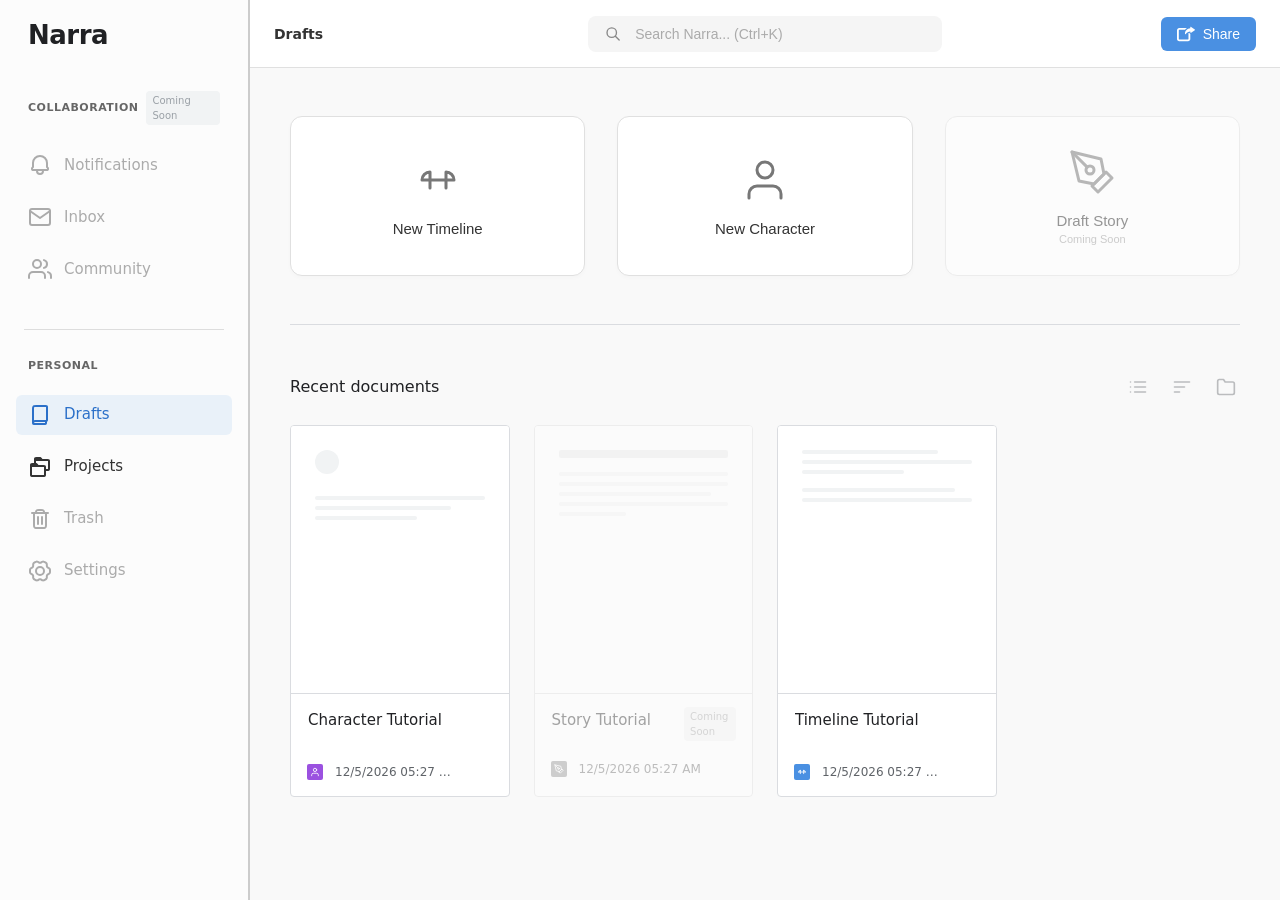
<file: index.html>
<!DOCTYPE html>
<html lang="en">
<head>
  <meta charset="UTF-8" />
  <meta name="viewport" content="width=device-width, initial-scale=1.0" />
  <title>Narra Dashboard</title>
  <link rel="stylesheet" href="interface.css">
</head>
<body>
  <!-- Master Container for side-by-side layout -->
  <div class="app-layout">
    
    <!-- Left-Bound Sidebar -->
    <aside class="narra-sidebar">
      <a href="index.html" class="brand-link-wrapper">
        <span class="sidebar-brand">Narra</span>
      </a>
      
      <div class="sidebar-section">
        <h3 class="section-label" style="display: flex; align-items: center;">
          Collaboration 
          <span class="coming-soon-badge">Coming Soon</span>
        </h3>
        <a href="#" class="nav-item disabled-nav" onclick="event.preventDefault();"><svg width="24" height="24" viewBox="0 0 24 24" fill="none" stroke="currentColor" stroke-width="2" stroke-linecap="round" stroke-linejoin="round"><path d="M15 17V18C15 19.6569 13.6569 21 12 21C10.3431 21 9 19.6569 9 18V17M15 17H9M15 17H18.5905C18.973 17 19.1652 17 19.3201 16.9478C19.616 16.848 19.8475 16.6156 19.9473 16.3198C19.9997 16.1643 19.9997 15.9715 19.9997 15.5859C19.9997 15.4172 19.9995 15.3329 19.9863 15.2524C19.9614 15.1004 19.9024 14.9563 19.8126 14.8312C19.7651 14.7651 19.7048 14.7048 19.5858 14.5858L19.1963 14.1963C19.0706 14.0706 19 13.9001 19 13.7224V10C19 6.134 15.866 2.99999 12 3C8.13401 3.00001 5 6.13401 5 10V13.7224C5 13.9002 4.92924 14.0706 4.80357 14.1963L4.41406 14.5858C4.29476 14.7051 4.23504 14.765 4.1875 14.8312C4.09766 14.9564 4.03815 15.1004 4.0132 15.2524C4 15.3329 4 15.4172 4 15.586C4 15.9715 4 16.1642 4.05245 16.3197C4.15225 16.6156 4.3848 16.848 4.68066 16.9478C4.83556 17 5.02701 17 5.40956 17H9"></path></svg> Notifications</a>
        <a href="#" class="nav-item disabled-nav" onclick="event.preventDefault();"><svg width="24" height="24" viewBox="0 0 24 24" fill="none" stroke="currentColor" stroke-width="2" stroke-linecap="round" stroke-linejoin="round"><path d="M4 4h16c1.1 0 2 .9 2 2v12c0 1.1-.9 2-2 2H4c-1.1 0-2-.9-2-2V6c0-1.1.9-2 2-2z"></path><polyline points="22,6 12,13 2,6"></polyline></svg> Inbox</a>
        <a href="#" class="nav-item disabled-nav" onclick="event.preventDefault();"><svg width="24" height="24" viewBox="0 0 24 24" fill="none" stroke="currentColor" stroke-width="2" stroke-linecap="round" stroke-linejoin="round"><path d="M17 21v-2a4 4 0 0 0-4-4H5a4 4 0 0 0-4 4v2"></path><circle cx="9" cy="7" r="4"></circle><path d="M23 21v-2a4 4 0 0 0-3-3.87"></path><path d="M16 3.13a4 4 0 0 1 0 7.75"></path></svg> Community</a>
      </div>
   
      <hr class="sidebar-divider" />
   
      <div class="sidebar-section">
        <h3 class="section-label">Personal</h3>
        <a href="index.html" class="nav-item active"><svg width="24" height="24" viewBox="0 0 24 24" fill="none" stroke="currentColor" stroke-width="2" stroke-linecap="round" stroke-linejoin="round"><path d="M5 19.5002V6.2002C5 5.08009 5 4.51962 5.21799 4.0918C5.40973 3.71547 5.71547 3.40973 6.0918 3.21799C6.51962 3 7.08009 3 8.2002 3H17.4002C17.9602 3 18.2407 3 18.4546 3.10899C18.6427 3.20487 18.7948 3.35774 18.8906 3.5459C18.9996 3.75981 19 4.04005 19 4.6001V16.4001C19 16.9601 18.9996 17.2398 18.8906 17.4537C18.7948 17.6419 18.6429 17.7952 18.4548 17.8911C18.2411 18 17.961 18 17.402 18H7.25C6.00736 18 5 19.0074 5 20.25C5 20.6642 5.33579 21 5.75 21H16.402C16.961 21 17.2411 21 17.4548 20.8911C17.6429 20.7952 17.7948 20.642 17.8906 20.4538C17.9996 20.2399 18 19.9601 18 19.4V18"></path></svg> Drafts</a>
        <a href="projects.html" class="nav-item" id="nav-projects-btn"><svg width="24" height="24" viewBox="0 0 24 24" fill="none" stroke="currentColor" stroke-width="2" stroke-linecap="round" stroke-linejoin="round"><path d="M7 9L4.59961 9.00001C4.03975 9.00001 3.75977 9.00001 3.5459 9.10898C3.35774 9.20486 3.20486 9.35774 3.10899 9.5459C3 9.75979 3 10.0401 3 10.6001L3 11V19.4C3 19.9601 3 20.2396 3.10899 20.4535C3.20487 20.6417 3.35774 20.7952 3.5459 20.8911C3.7596 21 4.03901 21 4.59797 21L15.4014 21C15.9603 21 16.2408 21 16.4545 20.8911C16.6427 20.7952 16.7948 20.6421 16.8906 20.4539C16.9996 20.24 16.9996 19.96 16.9996 19.3999L 17.0011 15.0006M3 11H10M10 11H15.4C15.96 11 16.242 11 16.456 11.109C16.6441 11.2049 16.7948 11.3577 16.8906 11.5459C16.9996 11.7598 16.9996 12.0398 16.9996 12.5999L 17.0011 15.0006M10 11L8.9248 9.61768C8.74861 9.39115 8.66017 9.27743 8.5498 9.1958C8.45201 9.12347 8.34303 9.06979 8.2259 9.037C8.09373 9.00001 7.9488 9.00001 7.66191 9.00001L7 9M7 5H19.4C19.9601 5 20.242 5 20.4559 5.10899C20.6441 5.20487 20.7948 5.35774 20.8906 5.5459C20.9996 5.75981 20.9996 6.03984 20.9996 6.59989V13.3999C20.9996 13.96 20.9996 14.24 20.8906 14.4539C20.7948 14.6421 20.6432 14.7952 20.4551 14.8911C20.2414 15 19.9613 15 19.4023 15L17.0011 15.0006M13.9999 4.99998L12.9248 3.61768C12.7486 3.39115 12.6602 3.27743 12.5498 3.1958C12.452 3.12347 12.3407 3.0698 12.2236 3.03701C12.0913 3 11.9487 3 11.6615 3H8.59961C8.03956 3 7.75981 3 7.5459 3.10899C7.35774 3.20487 7.20486 3.35774 7.10899 3.5459C7 3.75979 7 4.04014 7 4.6001L7 5V9"></path></svg> Projects</a>
        <a href="#" class="nav-item disabled-nav" onclick="event.preventDefault();"><svg width="24" height="24" viewBox="0 0 24 24" fill="none" stroke="currentColor" stroke-width="2" stroke-linecap="round" stroke-linejoin="round"><path d="M14 10V17M10 10V17M6 6V17.8C6 18.9201 6 19.4798 6.21799 19.9076C6.40973 20.2839 6.71547 20.5905 7.0918 20.7822C7.5192 21 8.07899 21 9.19691 21H14.8031C15.921 21 16.48 21 16.9074 20.7822C17.2837 20.5905 17.5905 20.2839 17.7822 19.9076C18 19.4802 18 18.921 18 17.8031V6M6 6H8M6 6H4M8 6H16M8 6C8 5.06812 8 4.60241 8.15224 4.23486C8.35523 3.74481 8.74432 3.35523 9.23438 3.15224C9.60192 3 10.0681 3 11 3H13C13.9319 3 14.3978 3 14.7654 3.15224C15.2554 3.35523 15.6447 3.74481 15.8477 4.23486C15.9999 4.6024 16 5.06812 16 6M16 6H18M18 6H20"></path></svg> Trash</a>
        <a href="#" class="nav-item disabled-nav" onclick="event.preventDefault();"><svg width="24" height="24" viewBox="0 0 24 24" fill="none" stroke="currentColor" stroke-width="2" stroke-linecap="round" stroke-linejoin="round"><path d="M8.00033 12C8.00033 14.2091 9.79119 16 12.0003 16C14.2095 16 16.0003 14.2091 16.0003 12C16.0003 9.79082 14.2095 7.99996 12.0003 7.99996C9.79119 7.99996 8.00033 9.79082 8.00033 12Z"></path><path d="M20.3499 8.92293L19.9837 8.7192C19.9269 8.68756 19.8989 8.67169 19.8714 8.65524C19.5983 8.49165 19.3682 8.26564 19.2002 7.99523C19.1833 7.96802 19.1674 7.93949 19.1348 7.8831C19.1023 7.82677 19.0858 7.79823 19.0706 7.76998C18.92 7.48866 18.8385 7.17515 18.8336 6.85606C18.8331 6.82398 18.8332 6.79121 18.8343 6.72604L18.8415 6.30078C18.8529 5.62025 18.8587 5.27894 18.763 4.97262C18.6781 4.70053 18.536 4.44993 18.3462 4.23725C18.1317 3.99685 17.8347 3.82534 17.2402 3.48276L16.7464 3.1982C16.1536 2.85658 15.8571 2.68571 15.5423 2.62057C15.2639 2.56294 14.9765 2.56561 14.6991 2.62789C14.3859 2.69819 14.0931 2.87351 13.5079 3.22396L13.5045 3.22555L13.1507 3.43741C13.0948 3.47091 13.0665 3.48779 13.0384 3.50338C12.7601 3.6581 12.4495 3.74365 12.1312 3.75387C12.0992 3.7549 12.0665 3.7549 12.0013 3.7549C11.9365 3.7549 11.9024 3.7549 11.8704 3.75387C11.5515 3.74361 11.2402 3.65759 10.9615 3.50224C10.9334 3.48658 10.9056 3.46956 10.8496 3.4359L10.4935 3.22213C9.90422 2.86836 9.60915 2.69121 9.29427 2.62057C9.0157 2.55807 8.72737 2.55634 8.44791 2.61471C8.13236 2.68062 7.83577 2.85276 7.24258 3.19703L7.23994 3.1982L6.75228 3.48124L6.74688 3.48454C6.15904 3.82572 5.86441 3.99672 5.6517 4.23614C5.46294 4.4486 5.32185 4.69881 5.2374 4.97018C5.14194 5.27691 5.14703 5.61896 5.15853 6.3027L5.16568 6.72736C5.16676 6.79166 5.16864 6.82362 5.16817 6.85525C5.16343 7.17499 5.08086 7.48914 4.92974 7.77096C4.9148 7.79883 4.8987 7.8267 4.86654 7.88237C4.83436 7.93809 4.81877 7.96579 4.80209 7.99268C4.63336 8.26452 4.40214 8.49186 4.12733 8.65572C4.10015 8.67193 4.0715 8.68752 4.01521 8.71871L3.65365 8.91908C3.05208 9.25245 2.75137 9.41928 2.53256 9.65669C2.33898 9.86672 2.19275 10.1158 2.10349 10.3872C2.00259 10.6939 2.00267 11.0378 2.00424 11.7255L2.00551 12.2877C2.00706 12.9708 2.00919 13.3122 2.11032 13.6168C2.19979 13.8863 2.34495 14.134 2.53744 14.3427C2.75502 14.5787 3.05274 14.7445 3.64974 15.0766L4.00808 15.276C4.06907 15.3099 4.09976 15.3266 4.12917 15.3444C4.40148 15.5083 4.63089 15.735 4.79818 16.0053C4.81625 16.0345 4.8336 16.0648 4.8683 16.1255C4.90256 16.1853 4.92009 16.2152 4.93594 16.2452C5.08261 16.5229 5.16114 16.8315 5.16649 17.1455C5.16707 17.1794 5.16658 17.2137 5.16541 17.2827L5.15853 17.6902C5.14695 18.3763 5.1419 18.7197 5.23792 19.0273C5.32287 19.2994 5.46484 19.55 5.65463 19.7627C5.86915 20.0031 6.16655 20.1745 6.76107 20.5171L7.25478 20.8015C7.84763 21.1432 8.14395 21.3138 8.45869 21.379C8.73714 21.4366 9.02464 21.4344 9.30209 21.3721C9.61567 21.3017 9.90948 21.1258 10.4964 20.7743L10.8502 20.5625C10.9062 20.5289 10.9346 20.5121 10.9626 20.4965C11.2409 20.3418 11.5512 20.2558 11.8695 20.2456C11.9015 20.2446 11.9342 20.2446 11.9994 20.2446C12.0648 20.2446 12.0974 20.2446 12.1295 20.2456C12.4484 20.2559 12.7607 20.3422 13.0394 20.4975C13.0639 20.5112 13.0885 20.526 13.1316 20.5519L13.5078 20.7777C14.0971 21.1315 14.3916 21.3081 14.7065 21.3788C14.985 21.4413 15.2736 21.4438 15.5531 21.3855C15.8685 21.3196 16.1657 21.1471 16.7586 20.803L17.2536 20.5157C17.8418 20.1743 18.1367 20.0031 18.3495 19.7636C18.5383 19.5512 18.6796 19.3011 18.764 19.0297C18.8588 18.7252 18.8531 18.3858 18.8417 17.7119L18.8343 17.2724C18.8332 17.2081 18.8331 17.1761 18.8336 17.1445C18.8383 16.8247 18.9195 16.5104 19.0706 16.2286C19.0856 16.2007 19.1018 16.1726 19.1338 16.1171C19.166 16.0615 19.1827 16.0337 19.1994 16.0068C19.3681 15.7349 19.5995 15.5074 19.8744 15.3435C19.9012 15.3275 19.9289 15.3122 19.9838 15.2818L19.9857 15.2809L20.3472 15.0805C20.9488 14.7472 21.2501 14.5801 21.4689 14.3427C21.6625 14.1327 21.8085 13.8839 21.8978 13.6126C21.9981 13.3077 21.9973 12.9658 21.9958 12.2861L21.9945 11.7119C21.9929 11.0287 21.9921 10.6874 21.891 10.3828C21.8015 10.1133 21.6555 9.86561 21.463 9.65685C21.2457 9.42111 20.9475 9.25526 20.3517 8.92378L20.3499 8.92293Z"></path></svg> Settings</a>
      </div>
    </aside>

    <!-- Right-Side Dashboard -->
    <main class="dashboard">
      
      <!-- Top Global Header -->
      <header class="dashboard-header">
        
        <div class="header-left">
          <span class="breadcrumb"><strong class="active-project">Drafts</strong>&nbsp;&nbsp;</span>
        </div>

        <div class="header-center">
          <div class="search-bar">
            <svg width="18" height="18" viewBox="0 0 24 24" fill="none" stroke="currentColor" stroke-width="2" stroke-linecap="round" stroke-linejoin="round">
              <path d="M15 15L21 21M10 17C13.866 17 17 13.866 17 10C17 6.13401 13.866 3 10 3C6.13401 3 3 6.13401 3 10C3 13.866 6.13401 17 10 17Z"></path>
            </svg>
            <input type="text" placeholder="Search Narra... (Ctrl+K)" />
          </div>
        </div>

        <div class="header-right">
          <button class="btn-action">
            <svg width="18" height="18" viewBox="0 0 493.525 493.525" fill="currentColor" transform="matrix(-1, 0, 0, 1, 0, 0)">
              <path d="M430.557,79.556H218.44c21.622,12.688,40.255,29.729,54.859,49.906h157.258 c7.196,0,13.063,5.863,13.063,13.06v238.662c0,7.199-5.866,13.064-13.063,13.064H191.894c-7.198,0-13.062-5.865-13.062-13.064 V222.173c-6.027-3.1-12.33-5.715-18.845-7.732c-3.818,11.764-12.105,21.787-23.508,27.781c-2.39,1.252-4.987,2.014-7.554,2.844 v136.119c0,34.717,28.25,62.971,62.968,62.971h238.663c34.718,0,62.969-28.254,62.969-62.971V142.522 C493.525,107.806,465.275,79.556,430.557,79.556z"></path>
              <path d="M129.037,175.989c51.419,1.234,96.388,28.283,122.25,68.865c2.371,3.705,6.434,5.848,10.657,5.848 c1.152,0,2.322-0.162,3.46-0.486c5.377-1.545,9.114-6.418,9.179-12.006c0-0.504,0-1.01,0-1.51 c0-81.148-64.853-147.023-145.527-148.957V64.155c0-5.492-3.038-10.512-7.879-13.078c-2.16-1.139-4.533-1.707-6.889-1.707 c-2.94,0-5.848,0.88-8.35,2.584L5.751,120.526C2.162,122.98,0.018,127.041,0,131.394c-0.017,4.338,2.113,8.418,5.687,10.902 l100.17,69.451c2.518,1.753,5.459,2.631,8.414,2.631c2.355,0,4.696-0.553,6.857-1.676c4.855-2.549,7.909-7.6,7.909-13.092V175.989z "></path>
            </svg>
            Share
          </button>
        </div>
      </header>

      <div class="dashboard-content">
        <div class="creation-row">
          
          <button class="creation-card" id="new-project-btn" title="Create a new timeline">
            <div class="card-icon">
              <svg width="40" height="40" viewBox="0 0 24 24" fill="none" stroke="currentColor" stroke-width="1.5" stroke-linecap="round" stroke-linejoin="round">
                <path d="M4 12H20M8 8v8M16 8v8M4 12a4 4 0 0 1 4-4M16 8a4 4 0 0 1 4 4"></path>
              </svg>
            </div>
            <span class="card-label">New Timeline</span>
          </button>

          <button class="creation-card" id="add-character-btn">
            <div class="card-icon">
              <svg width="40" height="40" viewBox="0 0 24 24" fill="none" stroke="currentColor" stroke-width="1.5" stroke-linecap="round" stroke-linejoin="round">
                <path d="M20 21v-2a4 4 0 0 0-4-4H8a4 4 0 0 0-4 4v2"></path>
                <circle cx="12" cy="7" r="4"></circle>
              </svg>
            </div>
            <span class="card-label" style="display: flex; flex-direction: column; align-items: center; gap: 4px;">
              New Character
            </span>
          </button>

          <button class="creation-card disabled-card" title="Feature coming soon" onclick="event.preventDefault();">
            <div class="card-icon">
              <svg width="40" height="40" viewBox="0 0 24 24" fill="none" stroke="currentColor" stroke-width="1.5" stroke-linecap="round" stroke-linejoin="round">
                <path d="M12 19l7-7 3 3-7 7-3-3z"></path>
                <path d="M18 13l-1.5-7.5L2 2l3.5 14.5L13 18l5-5z"></path>
                <path d="M2 2l7.586 7.586"></path>
                <circle cx="11" cy="11" r="2"></circle>
              </svg>
            </div>
            <span class="card-label" style="display: flex; flex-direction: column; align-items: center; gap: 4px;">
              Draft Story
              <span style="font-size: 11px; color: #9aa0a6; font-weight: 500;">Coming Soon</span>
            </span>
          </button>

        </div>

        <div class="dashboard-divider"></div>

        <div class="recent-files-section">
          <div class="section-header">
            <h3>Recent documents</h3>
            <div class="header-utilities">
              <button class="icon-btn disabled-nav" title="List view (Coming Soon)"><svg width="20" height="20" viewBox="0 0 24 24" fill="none" stroke="currentColor" stroke-width="2" stroke-linecap="round" stroke-linejoin="round"><line x1="8" y1="6" x2="21" y2="6"></line><line x1="8" y1="12" x2="21" y2="12"></line><line x1="8" y1="18" x2="21" y2="18"></line><line x1="3" y1="6" x2="3.01" y2="6"></line><line x1="3" y1="12" x2="3.01" y2="12"></line><line x1="3" y1="18" x2="3.01" y2="18"></line></svg></button>
              <button class="icon-btn disabled-nav" title="Sort options (Coming Soon)"><svg width="20" height="20" viewBox="0 0 24 24" fill="none" stroke="currentColor" stroke-width="2" stroke-linecap="round" stroke-linejoin="round"><path d="M3 6h18M3 12h12M3 18h6"></path></svg></button>
              <button class="icon-btn disabled-nav" title="Open file picker (Coming Soon)"><svg width="20" height="20" viewBox="0 0 24 24" fill="none" stroke="currentColor" stroke-width="2" stroke-linecap="round" stroke-linejoin="round"><path d="M22 19a2 2 0 0 1-2 2H4a2 2 0 0 1-2-2V5a2 2 0 0 1 2-2h5l2 3h9a2 2 0 0 1 2 2z"></path></svg></button>
            </div>
          </div>

          <div class="recent-grid" id="project-grid">
            <!-- Cards injected by JS -->
          </div>
        </div>

      </div>
    </main>
  </div>

  <!-- Hidden Popover Menu with new Folder Assignment Tool -->
  <div id="file-options-menu" class="narra-popover">
    <button class="popover-item rename-opt">
      <svg width="16" height="16" viewBox="0 0 24 24" fill="none" stroke="currentColor" stroke-width="2" stroke-linecap="round" stroke-linejoin="round"><path d="M11 4H4a2 2 0 0 0-2 2v14a2 2 0 0 0 2 2h14a2 2 0 0 0 2-2v-7"></path><path d="M18.5 2.5a2.121 2.121 0 0 1 3 3L12 15l-4 1 1-4 9.5-9.5z"></path></svg>
      Rename
    </button>
    <button class="popover-item duplicate-opt">
      <svg width="16" height="16" viewBox="0 0 24 24" fill="none" stroke="currentColor" stroke-width="2" stroke-linecap="round" stroke-linejoin="round"><rect x="9" y="9" width="13" height="13" rx="2" ry="2"></rect><path d="M5 15H4a2 2 0 0 1-2-2V4a2 2 0 0 1 2-2h9a2 2 0 0 1 2 2v1"></path></svg>
      Duplicate
    </button>

    <div class="popover-divider"></div>
    
    <!-- Move to Folder Option -->
    <div class="popover-item move-opt" style="padding: 0; position: relative;">
      <svg width="16" height="16" viewBox="0 0 24 24" fill="none" stroke="currentColor" stroke-width="2" stroke-linecap="round" stroke-linejoin="round" style="position: absolute; left: 16px; top: 10px; pointer-events: none;"><path d="M22 19a2 2 0 0 1-2 2H4a2 2 0 0 1-2-2V5a2 2 0 0 1 2-2h5l2 3h9a2 2 0 0 1 2 2z"></path></svg>
      <select id="popover-move-select" style="width: 100%; height: 100%; padding: 8px 16px 8px 44px; border: none; background: transparent; font-size: 14px; color: #3c4043; cursor: pointer; outline: none; appearance: none;">
        <!-- Options injected by JS -->
      </select>
      <svg width="12" height="12" viewBox="0 0 24 24" fill="none" stroke="currentColor" stroke-width="2" stroke-linecap="round" stroke-linejoin="round" style="position: absolute; right: 16px; top: 12px; pointer-events: none;"><polyline points="6 9 12 15 18 9"></polyline></svg>
    </div>

    <div class="popover-divider"></div>
    <button class="popover-item delete-opt">
      <svg width="16" height="16" viewBox="0 0 24 24" fill="none" stroke="currentColor" stroke-width="2" stroke-linecap="round" stroke-linejoin="round"><polyline points="3 6 5 6 21 6"></polyline><path d="M19 6v14a2 2 0 0 1-2 2H7a2 2 0 0 1-2-2V6m3 0V4a2 2 0 0 1 2-2h4a2 2 0 0 1 2 2v2"></path></svg>
      Delete
    </button>
  </div>
  
  <script src="dashboard.js"></script>
</body>
</html>
</file>
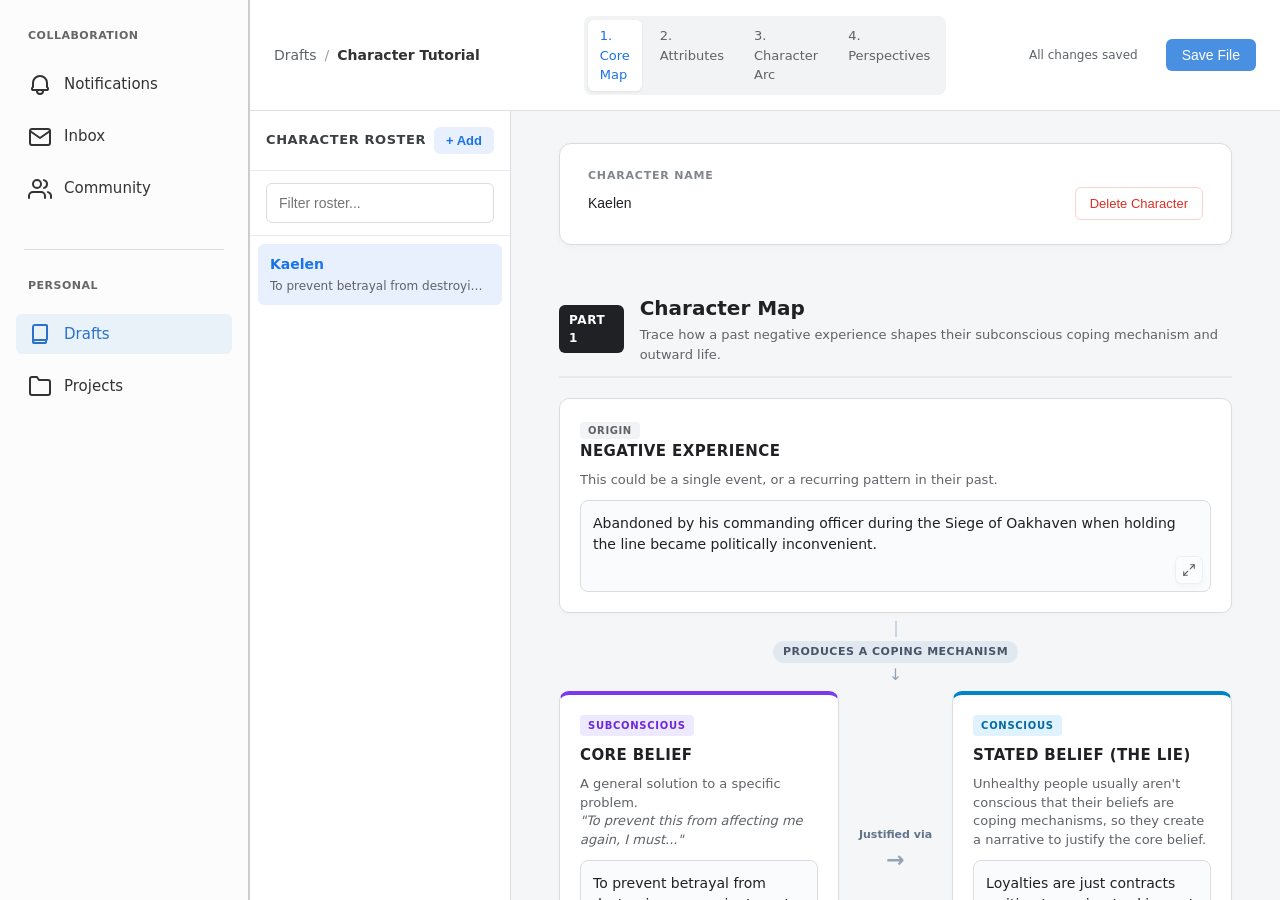
<file: character-sheet.html>
<!DOCTYPE html>
<html lang="en">
<head>
  <meta charset="UTF-8" />
  <meta name="viewport" content="width=device-width, initial-scale=1.0" />
  <title>Narra — Character Architecture</title>
  <link rel="stylesheet" href="interface.css">
  <link rel="stylesheet" href="charsheet.css">
</head>
<body>
  <div class="app-layout">
    
    <!-- Left-Bound Sidebar -->
    <aside class="narra-sidebar">
      <div class="sidebar-section">
        <h3 class="section-label">Collaboration</h3>
        <a href="#" class="nav-item">
          <svg width="24" height="24" viewBox="0 0 24 24" fill="none" stroke="currentColor" stroke-width="2" stroke-linecap="round" stroke-linejoin="round">
            <path d="M15 17V18C15 19.6569 13.6569 21 12 21C10.3431 21 9 19.6569 9 18V17M15 17H9M15 17H18.5905C18.973 17 19.1652 17 19.3201 16.9478C19.616 16.848 19.8475 16.6156 19.9473 16.3198C19.9997 16.1643 19.9997 15.9715 19.9997 15.5859C19.9997 15.4172 19.9995 15.3329 19.9863 15.2524C19.9614 15.1004 19.9024 14.9563 19.8126 14.8312C19.7651 14.7651 19.7048 14.7048 19.5858 14.5858L19.1963 14.1963C19.0706 14.0706 19 13.9001 19 13.7224V10C19 6.134 15.866 2.99999 12 3C8.13401 3.00001 5 6.13401 5 10V13.7224C5 13.9002 4.92924 14.0706 4.80357 14.1963L4.41406 14.5858C4.29476 14.7051 4.23504 14.765 4.1875 14.8312C4.09766 14.9564 4.03815 15.1004 4.0132 15.2524C4 15.3329 4 15.4172 4 15.586C4 15.9715 4 16.1642 4.05245 16.3197C4.15225 16.6156 4.3848 16.848 4.68066 16.9478C4.83556 17 5.02701 17 5.40956 17H9"></path>
          </svg>
          Notifications
        </a>
        <a href="#" class="nav-item">
          <svg width="24" height="24" viewBox="0 0 24 24" fill="none" stroke="currentColor" stroke-width="2" stroke-linecap="round" stroke-linejoin="round">
            <path d="M4 4h16c1.1 0 2 .9 2 2v12c0 1.1-.9 2-2 2H4c-1.1 0-2-.9-2-2V6c0-1.1.9-2 2-2z"></path>
            <polyline points="22,6 12,13 2,6"></polyline>
          </svg>
          Inbox
        </a>
        <a href="#" class="nav-item">
          <svg width="24" height="24" viewBox="0 0 24 24" fill="none" stroke="currentColor" stroke-width="2" stroke-linecap="round" stroke-linejoin="round">
            <path d="M17 21v-2a4 4 0 0 0-4-4H5a4 4 0 0 0-4 4v2"></path>
            <circle cx="9" cy="7" r="4"></circle>
            <path d="M23 21v-2a4 4 0 0 0-3-3.87"></path>
            <path d="M16 3.13a4 4 0 0 1 0 7.75"></path>
          </svg>
          Community
        </a>
      </div>

      <hr class="sidebar-divider" />

      <div class="sidebar-section">
        <h3 class="section-label">Personal</h3>
        <a href="index.html" class="nav-item active">
          <svg width="24" height="24" viewBox="0 0 24 24" fill="none" stroke="currentColor" stroke-width="2" stroke-linecap="round" stroke-linejoin="round">
            <path d="M5 19.5002V6.2002C5 5.08009 5 4.51962 5.21799 4.0918C5.40973 3.71547 5.71547 3.40973 6.0918 3.21799C6.51962 3 7.08009 3 8.2002 3H17.4002C17.9602 3 18.2407 3 18.4546 3.10899C18.6427 3.20487 18.7948 3.35774 18.8906 3.5459C18.9996 3.75981 19 4.04005 19 4.6001V16.4001C19 16.9601 18.9996 17.2398 18.8906 17.4537C18.7948 17.6419 18.6429 17.7952 18.4548 17.8911C18.2411 18 17.961 18 17.402 18H7.25C6.00736 18 5 19.0074 5 20.25C5 20.6642 5.33579 21 5.75 21H16.402C16.961 21 17.2411 21 17.4548 20.8911C17.6429 20.7952 17.7948 20.642 17.8906 20.4538C17.9996 20.2399 18 19.9601 18 19.4V18"></path>
          </svg>
          Drafts
        </a>
        <a href="#" class="nav-item">
          <svg width="24" height="24" viewBox="0 0 24 24" fill="none" stroke="currentColor" stroke-width="2" stroke-linecap="round" stroke-linejoin="round">
            <path d="M22 19a2 2 0 0 1-2 2H4a2 2 0 0 1-2-2V5a2 2 0 0 1 2-2h5l2 3h9a2 2 0 0 1 2 2z"></path>
          </svg>
          Projects
        </a>
      </div>
    </aside>

    <!-- Main Content Area -->
    <main class="dashboard">
      
      <!-- Top Global Header -->
      <header class="dashboard-header">
        <div class="header-left" style="display: flex; align-items: center; gap: 8px;">
          <a href="index.html" class="breadcrumb" style="text-decoration: none; color: #5f6368;">Drafts</a>
          <span style="color: #9aa0a6;">/</span>
          <strong class="active-project" id="file-title-display">Character Sheet</strong>
        </div>

        <div class="header-center">
          <!-- Quick Jump Navigation for Parts 1 - 4 -->
          <nav class="part-jump-nav">
            <a href="#part-1" class="jump-link active">1. Core Map</a>
            <a href="#part-2" class="jump-link">2. Attributes</a>
            <a href="#part-3" class="jump-link">3. Character Arc</a>
            <a href="#part-4" class="jump-link">4. Perspectives</a>
          </nav>
        </div>

        <div class="header-right">
          <span class="save-indicator" id="save-indicator">All changes saved</span>
          <button class="btn-action" id="export-char-btn" title="Download .narra backup">
            Save File
          </button>
        </div>
      </header>

      <!-- Character Workspace -->
      <div class="character-workspace">
        
        <!-- Left Pane: Character Roster -->
        <div class="character-directory">
          <div class="directory-header">
            <h3>Character Roster</h3>
            <button class="btn-add-char" title="Add New Character" id="add-char-btn">+ Add</button>
          </div>
          <div class="directory-search">
            <input type="text" placeholder="Filter roster..." id="char-search" />
          </div>
          <ul class="character-list" id="character-list">
            <!-- Populated by descript.js -->
          </ul>
        </div>

        <!-- Right Pane: 4-Part Character Sheet -->
        <div class="character-dossier" id="active-dossier" style="display: none;">
          
          <!-- Top Identity Banner -->
          <div class="dossier-identity-bar">
            <div class="identity-left">
              <span class="identity-eyebrow">CHARACTER NAME</span>
              <input type="text" class="dossier-name-input" id="char-name" placeholder="Enter character name..." />
            </div>
            <button class="btn-delete-char" id="delete-char-btn" title="Delete this character">Delete Character</button>
          </div>

          <!-- ==========================================
               PART 1: CHARACTER MAP V2
               ========================================== -->
          <section class="sheet-part" id="part-1">
            <div class="part-banner">
              <div class="part-badge">PART 1</div>
              <div>
                <h2>Character Map</h2>
                <p>Trace how a past negative experience shapes their subconscious coping mechanism and outward life.</p>
              </div>
            </div>

            <!-- Causal Flow: Negative Experience -> Core Belief -> Stated Lie -->
            <div class="causal-flow-container">
              
              <!-- Step 1: Negative Experience -->
              <div class="flow-card experience-card">
                <div class="card-header-row">
                  <span class="field-tag">ORIGIN</span>
                  <h4>Negative Experience</h4>
                </div>
                <p class="field-prompt">This could be a single event, or a recurring pattern in their past.</p>
                <div class="sheet-textarea" id="char-neg-exp" contenteditable="true" data-placeholder="What happened to them that left a lasting mark?"></div>
              </div>

              <!-- Visual Flow Arrow -->
              <div class="flow-connector">
                <div class="connector-line"></div>
                <span class="connector-label">Produces a coping mechanism</span>
                <div class="connector-arrow">↓</div>
              </div>

              <!-- Step 2: Subconscious vs. Conscious Split -->
              <div class="belief-split-grid">
                
                <!-- Subconscious: Core Belief -->
                <div class="flow-card subconscious-card">
                  <div class="consciousness-pill subconscious">SUBCONSCIOUS</div>
                  <h4>Core Belief</h4>
                  <p class="field-prompt">
                    A general solution to a specific problem.<br>
                    <em>"To prevent this from affecting me again, I must..."</em>
                  </p>
                  <div class="sheet-textarea" id="char-core-belief" contenteditable="true" data-placeholder="To prevent this from affecting me again, I must..."></div>
                </div>

                <!-- Horizontal Bridge -->
                <div class="belief-bridge">
                  <span>Justified via</span>
                  <div class="bridge-arrow">→</div>
                </div>

                <!-- Conscious: Stated Belief (Lie) -->
                <div class="flow-card conscious-card">
                  <div class="consciousness-pill conscious">CONSCIOUS</div>
                  <h4>Stated Belief (The Lie)</h4>
                  <p class="field-prompt">
                    Unhealthy people usually aren't conscious that their beliefs are coping mechanisms, so they create a narrative to justify the core belief.
                  </p>
                  <div class="sheet-textarea" id="char-stated-lie" contenteditable="true" data-placeholder="What philosophical worldview or excuse do they tell themselves and others?"></div>
                </div>

              </div>

              <!-- Visual Flow Arrow -->
              <div class="flow-connector">
                <div class="connector-line"></div>
                <span class="connector-label">The Core Belief affects all areas of their life</span>
                <div class="connector-arrow">↓</div>
              </div>

              <!-- Step 3: 5 Areas of Life Impact -->
              <div class="life-areas-card">
                <div class="life-areas-grid">
                  <div class="life-area-col">
                    <label>Goals</label>
                    <input type="text" class="area-title-input" id="map-goals-title" placeholder="List Title..." />
                    <div class="sheet-textarea compact" id="map-goals" contenteditable="true" data-placeholder="How does the belief drive what they want?"></div>
                  </div>
                  <div class="life-area-col">
                    <label>Relationships</label>
                    <input type="text" class="area-title-input" id="map-relationships-title" placeholder="List Title..." />
                    <div class="sheet-textarea compact" id="map-relationships" contenteditable="true" data-placeholder="How do they treat or keep people at bay?"></div>
                  </div>
                  <div class="life-area-col">
                    <label>Lifestyle</label>
                    <input type="text" class="area-title-input" id="map-lifestyle-title" placeholder="List Title..." />
                    <div class="sheet-textarea compact" id="map-lifestyle" contenteditable="true" data-placeholder="Daily routines, environment, and habits..."></div>
                  </div>
                  <div class="life-area-col">
                    <label>Presentation</label>
                    <input type="text" class="area-title-input" id="map-presentation-title" placeholder="List Title..." />
                    <div class="sheet-textarea compact" id="map-presentation" contenteditable="true" data-placeholder="Posture, clothing, and outward persona..."></div>
                  </div>
                  <div class="life-area-col">
                    <label>Dialogue</label>
                    <input type="text" class="area-title-input" id="map-dialogue-title" placeholder="List Title..." />
                    <div class="sheet-textarea compact" id="map-dialogue" contenteditable="true" data-placeholder="Speech patterns, tone, and what they avoid saying..."></div>
                  </div>
                </div>
              </div>

            </div>
          </section>

          <!-- ==========================================
               PART 2: MORE CHARACTER ATTRIBUTES
               ========================================== -->
          <section class="sheet-part" id="part-2">
            <div class="part-banner">
              <div class="part-badge">PART 2</div>
              <div>
                <h2>More Character Attributes</h2>
                <p>These can reflect the core belief, but they don't have to.</p>
              </div>
            </div>

            <div class="attributes-bento-grid">
              <div class="bento-card">
                <h4>Mood / Temperament</h4>
                <p class="field-prompt">Baseline emotional state and reactivity.</p>
                <div class="sheet-textarea" id="attr-mood" contenteditable="true" data-placeholder="e.g., Stoic but defensive when questioned..."></div>
              </div>

              <div class="bento-card">
                <h4>Hobbies</h4>
                <p class="field-prompt">What they do for recreation or decompression.</p>
                <div class="sheet-textarea" id="attr-hobbies" contenteditable="true" data-placeholder="Activities, pastimes, quiet interests..."></div>
              </div>

              <div class="bento-card">
                <h4>Skills</h4>
                <p class="field-prompt">Competencies, training, and practical talents.</p>
                <div class="sheet-textarea" id="attr-skills" contenteditable="true" data-placeholder="Combat, technical, or social proficiencies..."></div>
              </div>

              <div class="bento-card">
                <h4>Habits / Addictions</h4>
                <p class="field-prompt">Compulsions, nervous tics, or dependencies.</p>
                <div class="sheet-textarea" id="attr-habits" contenteditable="true" data-placeholder="What do they lean on under stress?"></div>
              </div>

              <div class="bento-card">
                <h4>Tastes / Preferences</h4>
                <p class="field-prompt">Likes, dislikes, aesthetics, and comforts.</p>
                <div class="sheet-textarea" id="attr-tastes" contenteditable="true" data-placeholder="Food, music, weather, environments..."></div>
              </div>

              <div class="bento-card highlight-weakness">
                <h4>Weaknesses</h4>
                <p class="field-prompt">How could someone trick or manipulate this character?</p>
                <div class="sheet-textarea" id="attr-weaknesses" contenteditable="true" data-placeholder="Blind spots, triggers, and exploitable flaws..."></div>
              </div>
            </div>
          </section>

          <!-- ==========================================
               PART 3: CHARACTER ARC
               ========================================== -->
          <section class="sheet-part" id="part-3">
            <div class="part-banner">
              <div class="part-badge">PART 3</div>
              <div>
                <h2>Character Arc</h2>
                <p>Track how the narrative tests their core belief and how their evolution ripples outward.</p>
              </div>
            </div>

            <!-- Arc Timeline: At First vs Later On -->
            <div class="arc-progression-grid">
              <div class="arc-stage-card">
                <span class="stage-tag">AT FIRST...</span>
                <h4>What Reinforces the Core Belief?</h4>
                <p class="field-prompt">Early story events that prove their coping mechanism "works" or is necessary.</p>
                <div class="sheet-textarea" id="arc-reinforces" contenteditable="true" data-placeholder="Initial validation of their worldview..."></div>
              </div>

              <div class="arc-arrow-divider">→</div>

              <div class="arc-stage-card challenge-stage">
                <span class="stage-tag challenge">LATER ON...</span>
                <h4>What Challenges It?</h4>
                <p class="field-prompt">Crucibles, revelations, or relationships that expose the cost of their core belief.</p>
                <div class="sheet-textarea" id="arc-challenges" contenteditable="true" data-placeholder="The turning point or pressure that forces a choice..."></div>
              </div>
            </div>

            <!-- Climax Question: Do they overcome it? -->
            <div class="overcome-decision-box">
              <div class="overcome-header">
                <h4>Do They Overcome Their Core Belief?</h4>
                <div class="overcome-options" id="overcome-options">
                  <button type="button" class="overcome-pill" data-val="yes">
                    <span class="check-box"></span> Yes
                  </button>
                  <button type="button" class="overcome-pill" data-val="no">
                    <span class="check-box"></span> No
                  </button>
                  <button type="button" class="overcome-pill" data-val="worse">
                    <span class="check-box"></span> It's even worse now
                  </button>
                </div>
              </div>
            </div>

            <!-- If Applicable, What Changes About Their... -->
            <div class="life-areas-card arc-changes-card">
              <div class="changes-header">
                <h4>If Applicable, What Changes About Their...</h4>
              </div>
              <div class="life-areas-grid">
                <div class="life-area-col">
                  <label>Goals</label>
                  <input type="text" class="area-title-input" id="arc-goals-title" placeholder="List Title..." />
                  <div class="sheet-textarea compact" id="arc-goals" contenteditable="true" data-placeholder="New or abandoned ambitions..."></div>
                </div>
                <div class="life-area-col">
                  <label>Relationships</label>
                  <input type="text" class="area-title-input" id="arc-relationships-title" placeholder="List Title..." />
                  <div class="sheet-textarea compact" id="arc-relationships" contenteditable="true" data-placeholder="How they connect with others now..."></div>
                </div>
                <div class="life-area-col">
                  <label>Lifestyle</label>
                  <input type="text" class="area-title-input" id="arc-lifestyle-title" placeholder="List Title..." />
                  <div class="sheet-textarea compact" id="arc-lifestyle" contenteditable="true" data-placeholder="Shifts in how they live day-to-day..."></div>
                </div>
                <div class="life-area-col">
                  <label>Presentation</label>
                  <input type="text" class="area-title-input" id="arc-presentation-title" placeholder="List Title..." />
                  <div class="sheet-textarea compact" id="arc-presentation" contenteditable="true" data-placeholder="Visual or behavioral evolution..."></div>
                </div>
                <div class="life-area-col">
                  <label>Dialogue</label>
                  <input type="text" class="area-title-input" id="arc-dialogue-title" placeholder="List Title..." />
                  <div class="sheet-textarea compact" id="arc-dialogue" contenteditable="true" data-placeholder="Changes in honesty, tone, or voice..."></div>
                </div>
              </div>
            </div>

            <!-- Outcomes -->
            <div class="flow-card outcomes-card">
              <h4>Outcomes</h4>
              <p class="field-prompt">How does their change or refusal to change affect the greater story and other characters?</p>
              <div class="sheet-textarea" id="arc-outcomes" contenteditable="true" data-placeholder="Describe the thematic and plot consequences of their resolution..."></div>
            </div>
          </section>

          <!-- ==========================================
               PART 4: PERSPECTIVES
               ========================================== -->
          <section class="sheet-part" id="part-4">
            <div class="part-banner">
              <div class="part-badge">PART 4</div>
              <div>
                <h2>Perspectives Web</h2>
                <p>Explore how other characters in the story respond to a shared negative experience with different coping strategies.</p>
              </div>
            </div>

            <!-- Central Shared Anchor -->
            <div class="perspectives-hub">
              <div class="shared-experience-anchor">
                <span class="field-tag">THEMATIC ANCHOR</span>
                <h4>Shared General Negative Experience</h4>
                <p class="field-prompt">A systemic hardship, environment, or universal wound shared across the cast (e.g., Growing up in war, betrayal by authority, loss).</p>
                <div class="sheet-textarea" id="persp-shared-exp" contenteditable="true" data-placeholder="Define the shared negative experience that connects these characters..."></div>
              </div>

              <div class="flow-connector">
                <div class="connector-line"></div>
                <span class="connector-label">Contrasting Foils & Coping Strategies</span>
                <div class="connector-arrow">↓</div>
              </div>

              <!-- Dynamic Perspective Foil Cards -->
              <div class="perspectives-grid" id="perspectives-grid">
                <!-- Dynamically generated by descript.js -->
              </div>

              <!-- Translucent Arrow Pagination -->
              <div class="perspectives-pagination">
                <button type="button" class="persp-nav-btn prev" id="persp-prev-btn" disabled>← Previous Page</button>
                <span class="persp-page-indicator" id="persp-page-indicator">Page 1</span>
                <button type="button" class="persp-nav-btn next" id="persp-next-btn" disabled>Next Page →</button>
              </div>
          </section>

        </div>

        <!-- Empty State -->
        <div class="character-empty-state" id="empty-state">
          <div class="empty-box">
            <h3>No Character Selected</h3>
            <p>Select a character from the roster on the left, or click <strong>+ Add</strong> to build a new psychological profile.</p>
          </div>
        </div>

      </div>
    </main>
  </div>

  <!-- Rich Text Editor Modal -->
  <div class="narra-modal-overlay" id="rich-text-modal" style="display: none;">
    <div class="narra-modal">
      <div class="modal-header">
        <h3 id="modal-field-title">Edit Section</h3>
        <button class="btn-icon" id="modal-close-btn" title="Close">×</button>
      </div>
      <div class="modal-toolbar">
        <button type="button" class="toolbar-btn" data-cmd="bold" title="Bold"><b>B</b></button>
        <button type="button" class="toolbar-btn" data-cmd="italic" title="Italic"><i>I</i></button>
        <button type="button" class="toolbar-btn" data-cmd="underline" title="Underline"><u>U</u></button>
        <div class="toolbar-divider"></div>
        <button type="button" class="toolbar-btn" data-cmd="insertUnorderedList" title="Bullet List">• List</button>
        <button type="button" class="toolbar-btn" data-cmd="insertOrderedList" title="Numbered List">1. List</button>
      </div>
      <div class="modal-editor" id="modal-editor" contenteditable="true"></div>
      <div class="modal-footer">
        <button class="btn-secondary" id="modal-cancel-btn">Cancel</button>
        <button class="btn-primary" id="modal-save-btn">Save Changes</button>
      </div>
    </div>
  </div>
</div>
  </div>

  <!-- FOOLPROOF MODAL STYLES -->
  <style>
    .narra-modal-overlay {
      position: fixed !important;
      top: 0 !important; 
      left: 0 !important; 
      width: 100vw !important; 
      height: 100vh !important;
      background: rgba(32, 33, 36, 0.6) !important;
      z-index: 9999 !important;
      align-items: center !important;
      justify-content: center !important;
    }
    
    .narra-modal {
      background: #ffffff;
      border-radius: 12px;
      width: 90%;
      max-width: 800px;
      display: flex;
      flex-direction: column;
      box-shadow: 0 12px 28px rgba(0,0,0,0.2);
    }
    
    .modal-header { padding: 16px 24px; border-bottom: 1px solid #dadce0; display: flex; justify-content: space-between; }
    .modal-header h3 { margin: 0; font-size: 16px; }
    .modal-toolbar { padding: 8px 24px; background: #f8f9fa; border-bottom: 1px solid #dadce0; display: flex; gap: 8px; }
    .toolbar-btn { background: #ffffff; border: 1px solid #dadce0; border-radius: 4px; padding: 6px 12px; cursor: pointer; }
    .toolbar-divider { width: 1px; height: 20px; background: #dadce0; margin: 0 8px; }
    .modal-editor { padding: 24px; min-height: 300px; max-height: 50vh; overflow-y: auto; outline: none; font-size: 15px; }
    .modal-footer { padding: 16px 24px; border-top: 1px solid #dadce0; display: flex; justify-content: flex-end; gap: 12px; }
    .btn-secondary { background: #ffffff; border: 1px solid #dadce0; padding: 8px 16px; border-radius: 6px; cursor: pointer; }
    .btn-primary { background: #1a73e8; border: 1px solid transparent; color: #ffffff; padding: 8px 16px; border-radius: 6px; cursor: pointer; }
  </style>

  <script src="descript.js"></script>
</body>
</html>
  <script src="descript.js"></script>
</body>
</html>
</file>
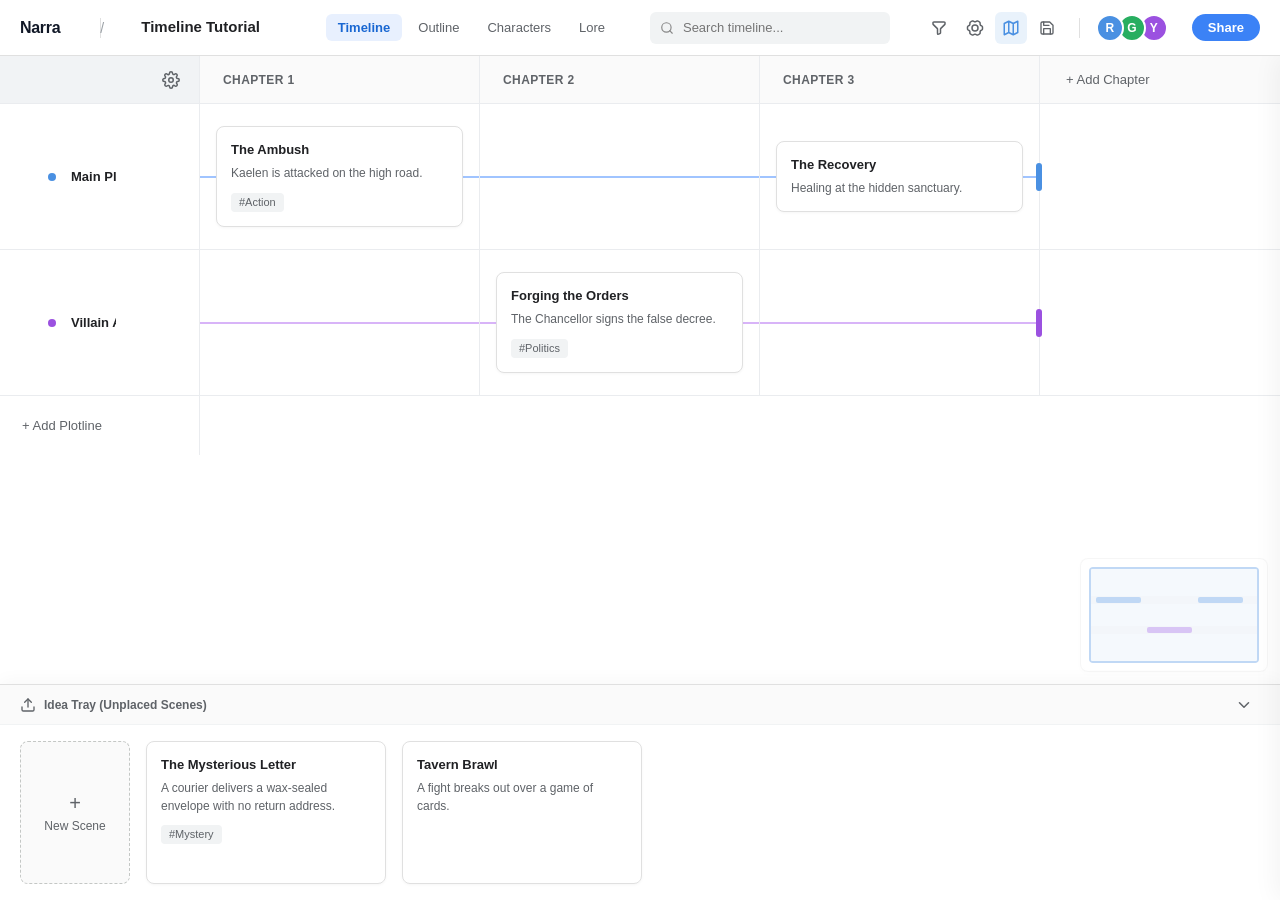
<file: narra-timeline.html>
<!DOCTYPE html>
<html lang="en">
  <head>
    <meta charset="UTF-8" />
    <meta name="viewport" content="width=device-width, initial-scale=1.0" />
    <title>Timeline Editor - Narra</title>
    
    <!-- CSS Stylesheets -->
    <link rel="stylesheet" href="interface.css" />
    <link rel="stylesheet" href="timeline.css" />
  </head>
  
  <body>
    <!-- Unified App Header -->
    <header class="unified-header">
      
     <div class="header-left" style="display: flex; align-items: center;">
  <a href="index.html" class="brand-name">Narra</a>
  <span class="header-divider" style="margin: 0 8px; color: #9aa0a6;">/</span>
  <span class="project-title-display" style="font-weight: 600; color: #202124; font-size: 15px;">Timeline Tutorial</span>
</div>
        
        <nav class="global-nav">
          <button class="nav-tab active">Timeline</button>
          <button class="nav-tab">Outline</button>
          <button class="nav-tab">Characters</button>
          <button class="nav-tab">Lore</button>
        </nav>
      </div>

      <!-- Center: Global Search Only -->
      <div class="header-center">
        <div class="search-container">
          <svg width="14" height="14" viewBox="0 0 24 24" fill="none" stroke="currentColor" stroke-width="2" stroke-linecap="round" stroke-linejoin="round"><circle cx="11" cy="11" r="8"></circle><line x1="21" y1="21" x2="16.65" y2="16.65"></line></svg>
          <input type="text" class="search-input" placeholder="Search timeline..." />
        </div>
      </div>

      <!-- Right: Tools, Sync & Collaboration -->
      <div class="header-right">
        <div class="header-tools-group">
          <!-- Custom Filter Button -->
          <button class="icon-btn tooltip-btn" title="Filter Cards">
            <svg width="18" height="18" viewBox="0 0 24 24" fill="none" xmlns="http://www.w3.org/2000/svg">
              <path d="M20 5.6001C20 5.04005 19.9996 4.75981 19.8906 4.5459C19.7948 4.35774 19.6423 4.20487 19.4542 4.10899C19.2403 4 18.9597 4 18.3996 4H5.59961C5.03956 4 4.75981 4 4.5459 4.10899C4.35774 4.20487 4.20487 4.35774 4.10899 4.5459C4 4.75981 4 5.04005 4 5.6001V6.33736C4 6.58195 4 6.70433 4.02763 6.81942C4.05213 6.92146 4.09263 7.01893 4.14746 7.1084C4.20928 7.20928 4.29591 7.29591 4.46875 7.46875L9.53149 12.5315C9.70443 12.7044 9.79044 12.7904 9.85228 12.8914C9.90711 12.9808 9.94816 13.0786 9.97266 13.1807C10 13.2946 10 13.4155 10 13.6552V18.411C10 19.2682 10 19.6971 10.1805 19.9552C10.3382 20.1806 10.5814 20.331 10.8535 20.3712C11.1651 20.4172 11.5487 20.2257 12.3154 19.8424L13.1154 19.4424C13.4365 19.2819 13.5966 19.2013 13.7139 19.0815C13.8176 18.9756 13.897 18.8485 13.9453 18.7084C14 18.5499 14 18.37 14 18.011V13.6626C14 13.418 14 13.2958 14.0276 13.1807C14.0521 13.0786 14.0926 12.9808 14.1475 12.8914C14.2089 12.7911 14.2947 12.7053 14.4653 12.5347L14.4688 12.5315L19.5315 7.46875C19.7044 7.2958 19.7904 7.20932 19.8523 7.1084C19.9071 7.01893 19.9482 6.92146 19.9727 6.81942C20 6.70551 20 6.58444 20 6.3448V5.6001Z" stroke="currentColor" stroke-width="2" stroke-linecap="round" stroke-linejoin="round"/>
            </svg>
          </button>
          
          <!-- Custom Settings Button -->
          <button class="icon-btn tooltip-btn" title="View Options">
            <svg width="18" height="18" viewBox="0 0 24 24" fill="none" xmlns="http://www.w3.org/2000/svg">
              <path d="M20.3499 8.92293L19.9837 8.7192C19.9269 8.68756 19.8989 8.67169 19.8714 8.65524C19.5983 8.49165 19.3682 8.26564 19.2002 7.99523C19.1833 7.96802 19.1674 7.93949 19.1348 7.8831C19.1023 7.82677 19.0858 7.79823 19.0706 7.76998C18.92 7.48866 18.8385 7.17515 18.8336 6.85606C18.8331 6.82398 18.8332 6.79121 18.8343 6.72604L18.8415 6.30078C18.8529 5.62025 18.8587 5.27894 18.763 4.97262C18.6781 4.70053 18.536 4.44993 18.3462 4.23725C18.1317 3.99685 17.8347 3.82534 17.2402 3.48276L16.7464 3.1982C16.1536 2.85658 15.8571 2.68571 15.5423 2.62057C15.2639 2.56294 14.9765 2.56561 14.6991 2.62789C14.3859 2.69819 14.0931 2.87351 13.5079 3.22396L13.5045 3.22555L13.1507 3.43741C13.0948 3.47091 13.0665 3.48779 13.0384 3.50338C12.7601 3.6581 12.4495 3.74365 12.1312 3.75387C12.0992 3.7549 12.0665 3.7549 12.0013 3.7549C11.9365 3.7549 11.9024 3.7549 11.8704 3.75387C11.5515 3.74361 11.2402 3.65759 10.9615 3.50224C10.9334 3.48658 10.9056 3.46956 10.8496 3.4359L10.4935 3.22213C9.90422 2.86836 9.60915 2.69121 9.29427 2.62057C9.0157 2.55807 8.72737 2.55634 8.44791 2.61471C8.13236 2.68062 7.83577 2.85276 7.24258 3.19703L7.23994 3.1982L6.75228 3.48124L6.74688 3.48454C6.15904 3.82572 5.86441 3.99672 5.6517 4.23614C5.46294 4.4486 5.32185 4.69881 5.2374 4.97018C5.14194 5.27691 5.14703 5.61896 5.15853 6.3027L5.16568 6.72736C5.16676 6.79166 5.16864 6.82362 5.16817 6.85525C5.16343 7.17499 5.08086 7.48914 4.92974 7.77096C4.9148 7.79883 4.8987 7.8267 4.86654 7.88237C4.83436 7.93809 4.81877 7.96579 4.80209 7.99268C4.63336 8.26452 4.40214 8.49186 4.12733 8.65572C4.10015 8.67193 4.0715 8.68752 4.01521 8.71871L3.65365 8.91908C3.05208 9.25245 2.75137 9.41928 2.53256 9.65669C2.33898 9.86672 2.19275 10.1158 2.10349 10.3872C2.00259 10.6939 2.00267 11.0378 2.00424 11.7255L2.00551 12.2877C2.00706 12.9708 2.00919 13.3122 2.11032 13.6168C2.19979 13.8863 2.34495 14.134 2.53744 14.3427C2.75502 14.5787 3.05274 14.7445 3.64974 15.0766L4.00808 15.276C4.06907 15.3099 4.09976 15.3266 4.12917 15.3444C4.40148 15.5083 4.63089 15.735 4.79818 16.0053C4.81625 16.0345 4.8336 16.0648 4.8683 16.1255C4.90256 16.1853 4.92009 16.2152 4.93594 16.2452C5.08261 16.5229 5.16114 16.8315 5.16649 17.1455C5.16707 17.1794 5.16658 17.2137 5.16541 17.2827L5.15853 17.6902C5.14695 18.3763 5.1419 18.7197 5.23792 19.0273C5.32287 19.2994 5.46484 19.55 5.65463 19.7627C5.86915 20.0031 6.16655 20.1745 6.76107 20.5171L7.25478 20.8015C7.84763 21.1432 8.14395 21.3138 8.45869 21.379C8.73714 21.4366 9.02464 21.4344 9.30209 21.3721C9.61567 21.3017 9.90948 21.1258 10.4964 20.7743L10.8502 20.5625C10.9062 20.5289 10.9346 20.5121 10.9626 20.4965C11.2409 20.3418 11.5512 20.2558 11.8695 20.2456C11.9015 20.2446 11.9342 20.2446 11.9994 20.2446C12.0648 20.2446 12.0974 20.2446 12.1295 20.2456C12.4484 20.2559 12.7607 20.3422 13.0394 20.4975C13.0639 20.5112 13.0885 20.526 13.1316 20.5519L13.5078 20.7777C14.0971 21.1315 14.3916 21.3081 14.7065 21.3788C14.985 21.4413 15.2736 21.4438 15.5531 21.3855C15.8685 21.3196 16.1657 21.1471 16.7586 20.803L17.2536 20.5157C17.8418 20.1743 18.1367 20.0031 18.3495 19.7636C18.5383 19.5512 18.6796 19.3011 18.764 19.0297C18.8588 18.7252 18.8531 18.3858 18.8417 17.7119L18.8343 17.2724C18.8332 17.2081 18.8331 17.1761 18.8336 17.1445C18.8383 16.8247 18.9195 16.5104 19.0706 16.2286C19.0856 16.2007 19.1018 16.1726 19.1338 16.1171C19.166 16.0615 19.1827 16.0337 19.1994 16.0068C19.3681 15.7349 19.5995 15.5074 19.8744 15.3435C19.9012 15.3275 19.9289 15.3122 19.9838 15.2818L19.9857 15.2809L20.3472 15.0805C20.9488 14.7472 21.2501 14.5801 21.4689 14.3427C21.6625 14.1327 21.8085 13.8839 21.8978 13.6126C21.9981 13.3077 21.9973 12.9658 21.9958 12.2861L21.9945 11.7119C21.9929 11.0287 21.9921 10.6874 21.891 10.3828C21.8015 10.1133 21.6555 9.86561 21.463 9.65685C21.2457 9.42111 20.9475 9.25526 20.3517 8.92378L20.3499 8.92293Z" stroke="currentColor" stroke-width="2" stroke-linecap="round" stroke-linejoin="round"/>
              <path d="M8.00033 12C8.00033 14.2091 9.79119 16 12.0003 16C14.2095 16 16.0003 14.2091 16.0003 12C16.0003 9.79082 14.2095 7.99996 12.0003 7.99996C9.79119 7.99996 8.00033 9.79082 8.00033 12Z" stroke="currentColor" stroke-width="2" stroke-linecap="round" stroke-linejoin="round"/>
            </svg>
          </button>

          <!-- Custom Minimap Toggle Button -->
          <button class="icon-btn tooltip-btn active" id="minimap-toggle-btn" title="Toggle Minimap">
            <svg width="18" height="18" viewBox="0 0 24 24" fill="none" xmlns="http://www.w3.org/2000/svg">
              <path d="M15 6V21M9 18L15 21L21 18V3L15 6M9 18L3 21V6L9 3L15 6M9 18V3" stroke="currentColor" stroke-width="2" stroke-linecap="round" stroke-linejoin="round"/>
            </svg>
          </button>

          <!-- Save / CRDT Sync Status -->
          <button class="icon-btn sync-status" title="All changes saved to Yjs">
            <svg width="16" height="16" viewBox="0 0 24 24" fill="none" stroke="currentColor" stroke-width="2" stroke-linecap="round" stroke-linejoin="round"><path d="M19 21H5a2 2 0 0 1-2-2V5a2 2 0 0 1 2-2h11l5 5v11a2 2 0 0 1-2 2z"></path><polyline points="17 21 17 13 7 13 7 21"></polyline><polyline points="7 3 7 8 15 8"></polyline></svg>
          </button>
        </div>

        <span class="header-divider"></span>
        
        <!-- Multiplayer Avatars -->
        <div class="avatar-group">
          <div class="user-avatar bg-blue" title="Reuben (You)" style="z-index: 3;">R</div>
          <div class="user-avatar bg-green" title="Gad" style="z-index: 2;">G</div>
          <div class="user-avatar bg-purple" title="Yaw" style="z-index: 1;">Y</div>
        </div>

        <button class="share-btn">Share</button>
      </div>

    </header>
    <!-- Timeline Workspace Container -->
    <div class="timeline-workspace">
      
      <div class="timeline-board">
        
       <!-- Top Axis: Chapter Headers -->
        <div class="timeline-row header-row">
          <!-- Pinned Top-Left Corner -->
          <div class="grid-cell corner-cell">
            <button class="icon-btn" title="Timeline Settings">
              <svg width="18" height="18" viewBox="0 0 24 24" fill="none" stroke="currentColor" stroke-width="2" stroke-linecap="round" stroke-linejoin="round"><circle cx="12" cy="12" r="3"></circle><path d="M19.4 15a1.65 1.65 0 0 0 .33 1.82l.06.06a2 2 0 0 1 0 2.83 2 2 0 0 1-2.83 0l-.06-.06a1.65 1.65 0 0 0-1.82-.33 1.65 1.65 0 0 0-1 1.51V21a2 2 0 0 1-2 2 2 2 0 0 1-2-2v-.09A1.65 1.65 0 0 0 9 19.4a1.65 1.65 0 0 0-1.82.33l-.06.06a2 2 0 0 1-2.83 0 2 2 0 0 1 0-2.83l.06-.06a1.65 1.65 0 0 0 .33-1.82 1.65 1.65 0 0 0-1.51-1H3a2 2 0 0 1-2-2 2 2 0 0 1 2-2h.09A1.65 1.65 0 0 0 4.6 9a1.65 1.65 0 0 0-.33-1.82l-.06-.06a2 2 0 0 1 0-2.83 2 2 0 0 1 2.83 0l.06.06a1.65 1.65 0 0 0 1.82.33H9a1.65 1.65 0 0 0 1-1.51V3a2 2 0 0 1 2-2 2 2 0 0 1 2 2v.09a1.65 1.65 0 0 0 1 1.51 1.65 1.65 0 0 0 1.82-.33l.06-.06a2 2 0 0 1 2.83 0 2 2 0 0 1 0 2.83l-.06.06a1.65 1.65 0 0 0-.33 1.82V9a1.65 1.65 0 0 0 1.51 1H21a2 2 0 0 1 2 2 2 2 0 0 1-2 2h-.09a1.65 1.65 0 0 0-1.51 1z"></path></svg>
            </button>
          </div>

          <!-- Chapter Columns -->
          <div class="grid-cell chapter-cell">
            <input type="text" class="chapter-label-input" value="Chapter 1" />
            <button class="add-scene-btn" title="Add Scene">+</button>
          </div>
          <div class="grid-cell chapter-cell">
            <input type="text" class="chapter-label-input" value="Chapter 2" />
            <button class="add-scene-btn" title="Add Scene">+</button>
          </div>
          <div class="grid-cell chapter-cell">
            <input type="text" class="chapter-label-input" value="Chapter 3" />
            <button class="add-scene-btn" title="Add Scene">+</button>
          </div>
          
          <!-- Infinite Add Column -->
          <div class="grid-cell add-chapter-cell">
            <button class="ghost-btn add-chapter-btn">+ Add Chapter</button>
          </div>
        </div>

        <!-- Row 1: Main Plotline -->
        <div class="timeline-row row-blue">
          <div class="grid-cell plotline-header">
            <div class="drag-handle" title="Drag to reorder">⋮⋮</div>
            <div class="plotline-color bg-blue"></div>
            <input type="text" class="plotline-name-input" value="Main Plot" />
            <button class="focus-btn" title="Focus Mode">
              <svg width="14" height="14" viewBox="0 0 24 24" fill="none" stroke="currentColor" stroke-width="2" stroke-linecap="round" stroke-linejoin="round"><path d="M1 12s4-8 11-8 11 8 11 8-4 8-11 8-11-8-11-8z"></path><circle cx="12" cy="12" r="3"></circle></svg>
            </button>
          </div>
          
          <!-- Chapter 1 (Filled) -->
          <div class="grid-cell track-cell drop-zone">
            <div class="scene-card" draggable="true">
              <h4 class="scene-title">The Ambush</h4>
              <p class="scene-summary">Kaelen is attacked on the high road.</p>
              <div class="scene-tags">
                <span class="tag">#Action</span>
              </div>
            </div>
          </div>
          
          <!-- Chapter 2 (Empty) -->
          <div class="grid-cell track-cell drop-zone"></div>
          
          <!-- Chapter 3 (Filled) -->
          <div class="grid-cell track-cell drop-zone">
            <div class="scene-card" draggable="true">
              <h4 class="scene-title">The Recovery</h4>
              <p class="scene-summary">Healing at the hidden sanctuary.</p>
            </div>
          </div>
          <div class="grid-cell track-cell add-chapter-placeholder"></div>
        </div>

        <!-- Row 2: Villain Subplot -->
        <div class="timeline-row row-purple">
          <div class="grid-cell plotline-header">
            <div class="drag-handle" title="Drag to reorder">⋮⋮</div>
            <div class="plotline-color bg-purple"></div>
            <input type="text" class="plotline-name-input" value="Villain Arc" />
            <button class="focus-btn" title="Focus Mode">
              <svg width="14" height="14" viewBox="0 0 24 24" fill="none" stroke="currentColor" stroke-width="2" stroke-linecap="round" stroke-linejoin="round"><path d="M1 12s4-8 11-8 11 8 11 8-4 8-11 8-11-8-11-8z"></path><circle cx="12" cy="12" r="3"></circle></svg>
            </button>
          </div>
          
          <!-- Chapter 1 (Empty) -->
          <div class="grid-cell track-cell drop-zone"></div>
          
          <!-- Chapter 2 (Filled) -->
          <div class="grid-cell track-cell drop-zone">
            <div class="scene-card" draggable="true">
              <h4 class="scene-title">Forging the Orders</h4>
              <p class="scene-summary">The Chancellor signs the false decree.</p>
              <div class="scene-tags">
                <span class="tag">#Politics</span>
              </div>
            </div>
          </div>
          
          <!-- Chapter 3 (Empty) -->
          <div class="grid-cell track-cell drop-zone"></div>
          <div class="grid-cell track-cell add-chapter-placeholder"></div>
        </div>

        <!-- Row 3: Add New Plotline -->
        <div class="timeline-row add-plotline-row">
          <div class="grid-cell plotline-header add-plotline-header">
            <button class="ghost-btn add-plotline-btn">+ Add Plotline</button>
          </div>
        </div>

      </div>
    </div>
   <!-- Slide-Out Inspector Panel -->
    <aside class="inspector-panel">
      
      <!-- Header with Close Button -->
      <div class="inspector-header">
        <h3>Scene Details</h3>
        <button class="icon-btn close-inspector-btn" title="Close Panel">
          <svg width="20" height="20" viewBox="0 0 24 24" fill="none" stroke="currentColor" stroke-width="2" stroke-linecap="round" stroke-linejoin="round"><line x1="18" y1="6" x2="6" y2="18"></line><line x1="6" y1="6" x2="18" y2="18"></line></svg>
        </button>
      </div>
      
      <!-- Body / Form -->
      <div class="inspector-body">
        
        <!-- Title Input -->
        <div class="inspector-group">
          <label class="inspector-label">Title</label>
          <input type="text" id="inspector-title" class="inspector-text-input" />
        </div>

        <!-- Summary Textarea -->
        <div class="inspector-group">
          <label class="inspector-label">Summary</label>
          <textarea id="inspector-summary" class="inspector-textarea" rows="5"></textarea>
        </div>

        <!-- Smart Tags Area -->
        <div class="inspector-group">
          <label class="inspector-label">Smart Tags</label>
          <div class="inspector-tags-container">
            <span class="tag">#Action <button class="remove-tag-btn">×</button></span>
            <input type="text" class="tag-input" placeholder="Type @ or #..." />
          </div>
        </div>
        
        <!-- Plotline Assignment -->
        <div class="inspector-group">
          <label class="inspector-label">Plotline</label>
          <select class="inspector-select">
            <option>Main Plot</option>
            <option>Villain Arc</option>
          </select>
        </div>

      </div>
    </aside>
    <!-- Canvas Minimap Navigation -->
    <div class="minimap-container">
      <div class="minimap-board">
        
        <!-- Abstract Representation of the Grid Rows -->
        <div class="minimap-row">
          <!-- Tiny Scene Cards -->
          <div class="minimap-card blue-card" style="left: 5%; width: 20%;"></div>
          <div class="minimap-card blue-card" style="left: 60%; width: 20%;"></div>
        </div>
        
        <div class="minimap-row">
          <div class="minimap-card purple-card" style="left: 35%; width: 20%;"></div>
        </div>
        
        <div class="minimap-row"></div>
        <div class="minimap-row"></div>
        
        <!-- The Viewport Window (Represents current screen view) -->
        <div class="minimap-viewport"></div>
        
      </div>
    </div>
    <!-- Idea Tray (Unplaced Scenes) -->
    <!-- Note: Remove the 'collapsed' class to see it open by default -->
    <div class="idea-tray">
      
      <!-- Tray Header / Toggle -->
      <div class="tray-header" title="Click to toggle tray">
        <div class="tray-title">
          <svg width="16" height="16" viewBox="0 0 24 24" fill="none" stroke="currentColor" stroke-width="2" stroke-linecap="round" stroke-linejoin="round"><path d="M21 15v4a2 2 0 0 1-2 2H5a2 2 0 0 1-2-2v-4"></path><polyline points="17 8 12 3 7 8"></polyline><line x1="12" y1="3" x2="12" y2="15"></line></svg>
          Idea Tray (Unplaced Scenes)
        </div>
        <button class="icon-btn toggle-tray-btn">
          <svg width="18" height="18" viewBox="0 0 24 24" fill="none" stroke="currentColor" stroke-width="2" stroke-linecap="round" stroke-linejoin="round"><polyline points="6 9 12 15 18 9"></polyline></svg>
        </button>
      </div>
      
      <!-- Tray Content (Horizontal Scroll) -->
      <div class="tray-content">
        
        <!-- Add New Unplaced Scene Button -->
        <button class="add-unplaced-btn">
          <span>+</span>
          New Scene
        </button>
        
        <!-- Unplaced Scene Card 1 -->
        <div class="scene-card unplaced-card" draggable="true">
          <h4 class="scene-title">The Mysterious Letter</h4>
          <p class="scene-summary">A courier delivers a wax-sealed envelope with no return address.</p>
          <div class="scene-tags">
            <span class="tag">#Mystery</span>
          </div>
        </div>
        
        <!-- Unplaced Scene Card 2 -->
        <div class="scene-card unplaced-card" draggable="true">
          <h4 class="scene-title">Tavern Brawl</h4>
          <p class="scene-summary">A fight breaks out over a game of cards.</p>
        </div>

      </div>
    </div>
    <script src="timeline.js"></script>
  </body>
</html>
</file>
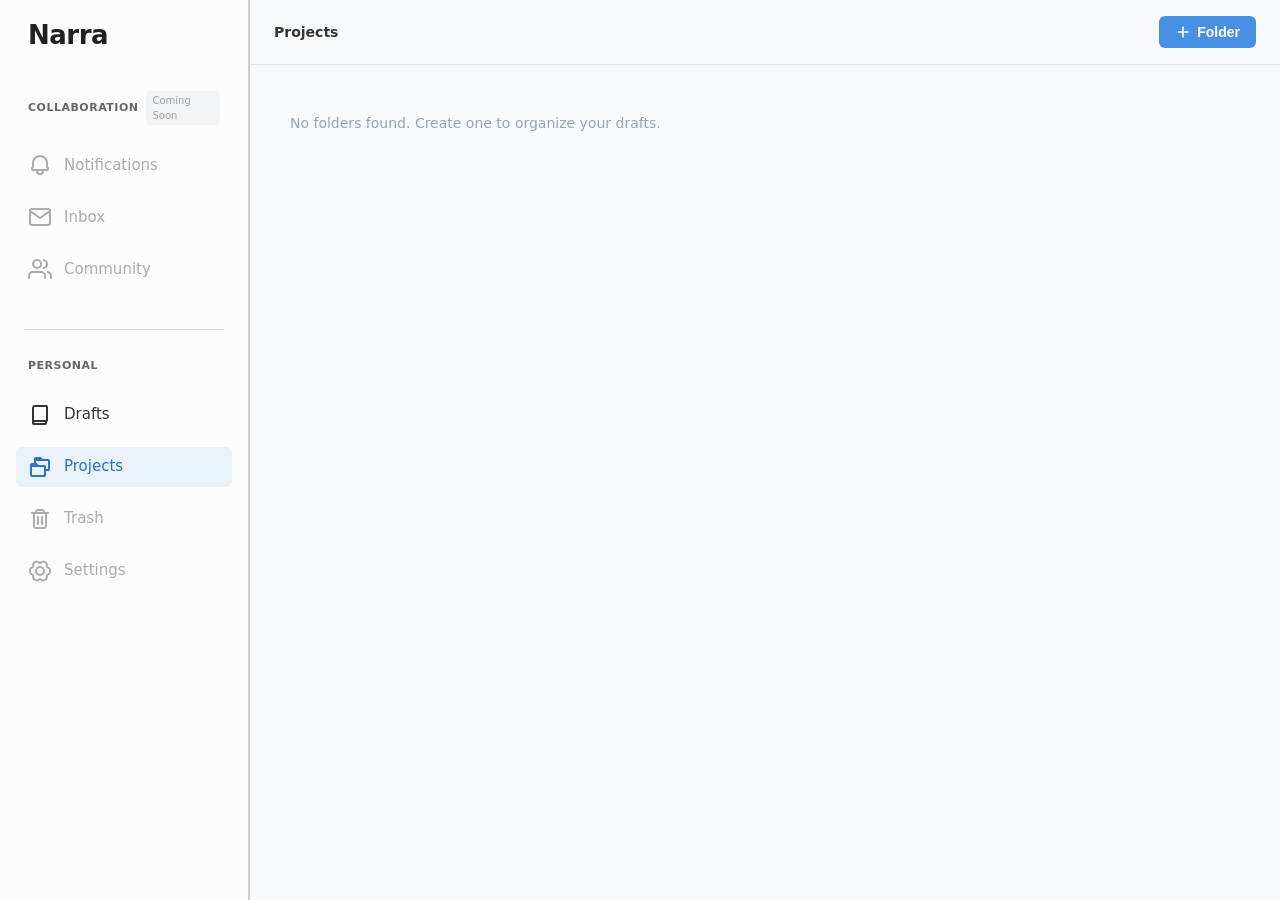
<file: projects.html>
<!DOCTYPE html>
<html lang="en">
<head>
  <meta charset="UTF-8">
  <meta name="viewport" content="width=device-width, initial-scale=1.0">
  <title>Narra - Projects</title>
  <link rel="stylesheet" href="interface.css">
  <link rel="stylesheet" href="projects.css">
</head>
<body>
  <div class="app-layout">
    
    <!-- Left-Bound Sidebar -->
    <aside class="narra-sidebar">
      <a href="index.html" class="brand-link-wrapper">
        <span class="sidebar-brand">Narra</span>
      </a>
      
      <div class="sidebar-section">
        <h3 class="section-label" style="display: flex; align-items: center;">
          Collaboration 
          <span class="coming-soon-badge">Coming Soon</span>
        </h3>
        <a href="#" class="nav-item disabled-nav" onclick="event.preventDefault();"><svg width="24" height="24" viewBox="0 0 24 24" fill="none" stroke="currentColor" stroke-width="2" stroke-linecap="round" stroke-linejoin="round"><path d="M15 17V18C15 19.6569 13.6569 21 12 21C10.3431 21 9 19.6569 9 18V17M15 17H9M15 17H18.5905C18.973 17 19.1652 17 19.3201 16.9478C19.616 16.848 19.8475 16.6156 19.9473 16.3198C19.9997 16.1643 19.9997 15.9715 19.9997 15.5859C19.9997 15.4172 19.9995 15.3329 19.9863 15.2524C19.9614 15.1004 19.9024 14.9563 19.8126 14.8312C19.7651 14.7651 19.7048 14.7048 19.5858 14.5858L19.1963 14.1963C19.0706 14.0706 19 13.9001 19 13.7224V10C19 6.134 15.866 2.99999 12 3C8.13401 3.00001 5 6.13401 5 10V13.7224C5 13.9002 4.92924 14.0706 4.80357 14.1963L4.41406 14.5858C4.29476 14.7051 4.23504 14.765 4.1875 14.8312C4.09766 14.9564 4.03815 15.1004 4.0132 15.2524C4 15.3329 4 15.4172 4 15.586C4 15.9715 4 16.1642 4.05245 16.3197C4.15225 16.6156 4.3848 16.848 4.68066 16.9478C4.83556 17 5.02701 17 5.40956 17H9"></path></svg> Notifications</a>
        <a href="#" class="nav-item disabled-nav" onclick="event.preventDefault();"><svg width="24" height="24" viewBox="0 0 24 24" fill="none" stroke="currentColor" stroke-width="2" stroke-linecap="round" stroke-linejoin="round"><path d="M4 4h16c1.1 0 2 .9 2 2v12c0 1.1-.9 2-2 2H4c-1.1 0-2-.9-2-2V6c0-1.1.9-2 2-2z"></path><polyline points="22,6 12,13 2,6"></polyline></svg> Inbox</a>
        <a href="#" class="nav-item disabled-nav" onclick="event.preventDefault();"><svg width="24" height="24" viewBox="0 0 24 24" fill="none" stroke="currentColor" stroke-width="2" stroke-linecap="round" stroke-linejoin="round"><path d="M17 21v-2a4 4 0 0 0-4-4H5a4 4 0 0 0-4 4v2"></path><circle cx="9" cy="7" r="4"></circle><path d="M23 21v-2a4 4 0 0 0-3-3.87"></path><path d="M16 3.13a4 4 0 0 1 0 7.75"></path></svg> Community</a>
      </div>
   
      <hr class="sidebar-divider" />
   
      <div class="sidebar-section">
        <h3 class="section-label">Personal</h3>
        <a href="index.html" class="nav-item"><svg width="24" height="24" viewBox="0 0 24 24" fill="none" stroke="currentColor" stroke-width="2" stroke-linecap="round" stroke-linejoin="round"><path d="M5 19.5002V6.2002C5 5.08009 5 4.51962 5.21799 4.0918C5.40973 3.71547 5.71547 3.40973 6.0918 3.21799C6.51962 3 7.08009 3 8.2002 3H17.4002C17.9602 3 18.2407 3 18.4546 3.10899C18.6427 3.20487 18.7948 3.35774 18.8906 3.5459C18.9996 3.75981 19 4.04005 19 4.6001V16.4001C19 16.9601 18.9996 17.2398 18.8906 17.4537C18.7948 17.6419 18.6429 17.7952 18.4548 17.8911C18.2411 18 17.961 18 17.402 18H7.25C6.00736 18 5 19.0074 5 20.25C5 20.6642 5.33579 21 5.75 21H16.402C16.961 21 17.2411 21 17.4548 20.8911C17.6429 20.7952 17.7948 20.642 17.8906 20.4538C17.9996 20.2399 18 19.9601 18 19.4V18"></path></svg> Drafts</a>
        <a href="projects.html" class="nav-item active"><svg width="24" height="24" viewBox="0 0 24 24" fill="none" stroke="currentColor" stroke-width="2" stroke-linecap="round" stroke-linejoin="round"><path d="M7 9L4.59961 9.00001C4.03975 9.00001 3.75977 9.00001 3.5459 9.10898C3.35774 9.20486 3.20486 9.35774 3.10899 9.5459C3 9.75979 3 10.0401 3 10.6001L3 11V19.4C3 19.9601 3 20.2396 3.10899 20.4535C3.20487 20.6417 3.35774 20.7952 3.5459 20.8911C3.7596 21 4.03901 21 4.59797 21L15.4014 21C15.9603 21 16.2408 21 16.4545 20.8911C16.6427 20.7952 16.7948 20.6421 16.8906 20.4539C16.9996 20.24 16.9996 19.96 16.9996 19.3999L 17.0011 15.0006M3 11H10M10 11H15.4C15.96 11 16.242 11 16.456 11.109C16.6441 11.2049 16.7948 11.3577 16.8906 11.5459C16.9996 11.7598 16.9996 12.0398 16.9996 12.5999L 17.0011 15.0006M10 11L8.9248 9.61768C8.74861 9.39115 8.66017 9.27743 8.5498 9.1958C8.45201 9.12347 8.34303 9.06979 8.2259 9.037C8.09373 9.00001 7.9488 9.00001 7.66191 9.00001L7 9M7 5H19.4C19.9601 5 20.242 5 20.4559 5.10899C20.6441 5.20487 20.7948 5.35774 20.8906 5.5459C20.9996 5.75981 20.9996 6.03984 20.9996 6.59989V13.3999C20.9996 13.96 20.9996 14.24 20.8906 14.4539C20.7948 14.6421 20.6432 14.7952 20.4551 14.8911C20.2414 15 19.9613 15 19.4023 15L17.0011 15.0006M13.9999 4.99998L12.9248 3.61768C12.7486 3.39115 12.6602 3.27743 12.5498 3.1958C12.452 3.12347 12.3407 3.0698 12.2236 3.03701C12.0913 3 11.9487 3 11.6615 3H8.59961C8.03956 3 7.75981 3 7.5459 3.10899C7.35774 3.20487 7.20486 3.35774 7.10899 3.5459C7 3.75979 7 4.04014 7 4.6001L7 5V9"></path></svg> Projects</a>
        <a href="#" class="nav-item disabled-nav" onclick="event.preventDefault();"><svg width="24" height="24" viewBox="0 0 24 24" fill="none" stroke="currentColor" stroke-width="2" stroke-linecap="round" stroke-linejoin="round"><path d="M14 10V17M10 10V17M6 6V17.8C6 18.9201 6 19.4798 6.21799 19.9076C6.40973 20.2839 6.71547 20.5905 7.0918 20.7822C7.5192 21 8.07899 21 9.19691 21H14.8031C15.921 21 16.48 21 16.9074 20.7822C17.2837 20.5905 17.5905 20.2839 17.7822 19.9076C18 19.4802 18 18.921 18 17.8031V6M6 6H8M6 6H4M8 6H16M8 6C8 5.06812 8 4.60241 8.15224 4.23486C8.35523 3.74481 8.74432 3.35523 9.23438 3.15224C9.60192 3 10.0681 3 11 3H13C13.9319 3 14.3978 3 14.7654 3.15224C15.2554 3.35523 15.6447 3.74481 15.8477 4.23486C15.9999 4.6024 16 5.06812 16 6M16 6H18M18 6H20"></path></svg> Trash</a>
        <a href="#" class="nav-item disabled-nav" onclick="event.preventDefault();"><svg width="24" height="24" viewBox="0 0 24 24" fill="none" stroke="currentColor" stroke-width="2" stroke-linecap="round" stroke-linejoin="round"><path d="M8.00033 12C8.00033 14.2091 9.79119 16 12.0003 16C14.2095 16 16.0003 14.2091 16.0003 12C16.0003 9.79082 14.2095 7.99996 12.0003 7.99996C9.79119 7.99996 8.00033 9.79082 8.00033 12Z"></path><path d="M20.3499 8.92293L19.9837 8.7192C19.9269 8.68756 19.8989 8.67169 19.8714 8.65524C19.5983 8.49165 19.3682 8.26564 19.2002 7.99523C19.1833 7.96802 19.1674 7.93949 19.1348 7.8831C19.1023 7.82677 19.0858 7.79823 19.0706 7.76998C18.92 7.48866 18.8385 7.17515 18.8336 6.85606C18.8331 6.82398 18.8332 6.79121 18.8343 6.72604L18.8415 6.30078C18.8529 5.62025 18.8587 5.27894 18.763 4.97262C18.6781 4.70053 18.536 4.44993 18.3462 4.23725C18.1317 3.99685 17.8347 3.82534 17.2402 3.48276L16.7464 3.1982C16.1536 2.85658 15.8571 2.68571 15.5423 2.62057C15.2639 2.56294 14.9765 2.56561 14.6991 2.62789C14.3859 2.69819 14.0931 2.87351 13.5079 3.22396L13.5045 3.22555L13.1507 3.43741C13.0948 3.47091 13.0665 3.48779 13.0384 3.50338C12.7601 3.6581 12.4495 3.74365 12.1312 3.75387C12.0992 3.7549 12.0665 3.7549 12.0013 3.7549C11.9365 3.7549 11.9024 3.7549 11.8704 3.75387C11.5515 3.74361 11.2402 3.65759 10.9615 3.50224C10.9334 3.48658 10.9056 3.46956 10.8496 3.4359L10.4935 3.22213C9.90422 2.86836 9.60915 2.69121 9.29427 2.62057C9.0157 2.55807 8.72737 2.55634 8.44791 2.61471C8.13236 2.68062 7.83577 2.85276 7.24258 3.19703L7.23994 3.1982L6.75228 3.48124L6.74688 3.48454C6.15904 3.82572 5.86441 3.99672 5.6517 4.23614C5.46294 4.4486 5.32185 4.69881 5.2374 4.97018C5.14194 5.27691 5.14703 5.61896 5.15853 6.3027L5.16568 6.72736C5.16676 6.79166 5.16864 6.82362 5.16817 6.85525C5.16343 7.17499 5.08086 7.48914 4.92974 7.77096C4.9148 7.79883 4.8987 7.8267 4.86654 7.88237C4.83436 7.93809 4.81877 7.96579 4.80209 7.99268C4.63336 8.26452 4.40214 8.49186 4.12733 8.65572C4.10015 8.67193 4.0715 8.68752 4.01521 8.71871L3.65365 8.91908C3.05208 9.25245 2.75137 9.41928 2.53256 9.65669C2.33898 9.86672 2.19275 10.1158 2.10349 10.3872C2.00259 10.6939 2.00267 11.0378 2.00424 11.7255L2.00551 12.2877C2.00706 12.9708 2.00919 13.3122 2.11032 13.6168C2.19979 13.8863 2.34495 14.134 2.53744 14.3427C2.75502 14.5787 3.05274 14.7445 3.64974 15.0766L4.00808 15.276C4.06907 15.3099 4.09976 15.3266 4.12917 15.3444C4.40148 15.5083 4.63089 15.735 4.79818 16.0053C4.81625 16.0345 4.8336 16.0648 4.8683 16.1255C4.90256 16.1853 4.92009 16.2152 4.93594 16.2452C5.08261 16.5229 5.16114 16.8315 5.16649 17.1455C5.16707 17.1794 5.16658 17.2137 5.16541 17.2827L5.15853 17.6902C5.14695 18.3763 5.1419 18.7197 5.23792 19.0273C5.32287 19.2994 5.46484 19.55 5.65463 19.7627C5.86915 20.0031 6.16655 20.1745 6.76107 20.5171L7.25478 20.8015C7.84763 21.1432 8.14395 21.3138 8.45869 21.379C8.73714 21.4366 9.02464 21.4344 9.30209 21.3721C9.61567 21.3017 9.90948 21.1258 10.4964 20.7743L10.8502 20.5625C10.9062 20.5289 10.9346 20.5121 10.9626 20.4965C11.2409 20.3418 11.5512 20.2558 11.8695 20.2456C11.9015 20.2446 11.9342 20.2446 11.9994 20.2446C12.0648 20.2446 12.0974 20.2446 12.1295 20.2456C12.4484 20.2559 12.7607 20.3422 13.0394 20.4975C13.0639 20.5112 13.0885 20.526 13.1316 20.5519L13.5078 20.7777C14.0971 21.1315 14.3916 21.3081 14.7065 21.3788C14.985 21.4413 15.2736 21.4438 15.5531 21.3855C15.8685 21.3196 16.1657 21.1471 16.7586 20.803L17.2536 20.5157C17.8418 20.1743 18.1367 20.0031 18.3495 19.7636C18.5383 19.5512 18.6796 19.3011 18.764 19.0297C18.8588 18.7252 18.8531 18.3858 18.8417 17.7119L18.8343 17.2724C18.8332 17.2081 18.8331 17.1761 18.8336 17.1445C18.8383 16.8247 18.9195 16.5104 19.0706 16.2286C19.0856 16.2007 19.1018 16.1726 19.1338 16.1171C19.166 16.0615 19.1827 16.0337 19.1994 16.0068C19.3681 15.7349 19.5995 15.5074 19.8744 15.3435C19.9012 15.3275 19.9289 15.3122 19.9838 15.2818L19.9857 15.2809L20.3472 15.0805C20.9488 14.7472 21.2501 14.5801 21.4689 14.3427C21.6625 14.1327 21.8085 13.8839 21.8978 13.6126C21.9981 13.3077 21.9973 12.9658 21.9958 12.2861L21.9945 11.7119C21.9929 11.0287 21.9921 10.6874 21.891 10.3828C21.8015 10.1133 21.6555 9.86561 21.463 9.65685C21.2457 9.42111 20.9475 9.25526 20.3517 8.92378L20.3499 8.92293Z"></path></svg> Settings</a>
      </div>
    </aside>

    <!-- Main Workspace -->
    <main class="workspace-main">
      <header class="workspace-header" style="display: flex; justify-content: space-between; align-items: center; padding: 16px 24px; border-bottom: 1px solid #e0e0e0;">
        <div class="header-left">
          <span class="breadcrumb" id="dynamic-breadcrumb"><strong class="active-project">Projects</strong></span>
        </div>
        <div class="header-actions">
          <button id="open-folder-modal" class="btn-primary" style="background-color: #4A90E2; color: white; border: none; padding: 8px 16px; border-radius: 6px; display: flex; align-items: center; gap: 6px; cursor: pointer;">
            <svg width="16" height="16" viewBox="0 0 24 24" fill="none" stroke="currentColor" stroke-width="2.5" stroke-linecap="round"><line x1="12" y1="5" x2="12" y2="19"></line><line x1="5" y1="12" x2="19" y2="12"></line></svg>
            Folder
          </button>
        </div>
      </header>

      <!-- Grid for displaying Folders and Files -->
      <div class="recent-grid" id="file-grid" style="padding: 48px 40px; display: grid; grid-template-columns: repeat(auto-fill, minmax(180px, 1fr)); gap: 24px; align-content: start;">
        <!-- Folders/Files injected here -->
      </div>
    </main>
  </div>

  <!-- Hidden Popover for More Options (Used for Renaming and Deleting Folders/Files) -->
  <div id="file-options-menu" class="narra-popover">
    <button class="popover-item rename-opt">
      <svg width="16" height="16" viewBox="0 0 24 24" fill="none" stroke="currentColor" stroke-width="2" stroke-linecap="round" stroke-linejoin="round"><path d="M11 4H4a2 2 0 0 0-2 2v14a2 2 0 0 0 2 2h14a2 2 0 0 0 2-2v-7"></path><path d="M18.5 2.5a2.121 2.121 0 0 1 3 3L12 15l-4 1 1-4 9.5-9.5z"></path></svg>
      Rename
    </button>
    <div class="popover-divider"></div>
    <button class="popover-item delete-opt">
      <svg width="16" height="16" viewBox="0 0 24 24" fill="none" stroke="currentColor" stroke-width="2" stroke-linecap="round" stroke-linejoin="round"><polyline points="3 6 5 6 21 6"></polyline><path d="M19 6v14a2 2 0 0 1-2 2H7a2 2 0 0 1-2-2V6m3 0V4a2 2 0 0 1 2-2h4a2 2 0 0 1 2 2v2"></path></svg>
      Delete
    </button>
  </div>

  <!-- Folder Creation Modal with Draft Selection -->
  <div id="folder-modal" class="modal-overlay hidden">
    <div class="modal-content" style="background: #fff; border-radius: 12px; max-width: 480px; width: 100%; border: 1px solid #dadce0;">
      <div class="modal-header" style="padding: 20px; border-bottom: 1px solid #dadce0; display: flex; justify-content: space-between;">
        <h2 style="margin: 0; font-size: 18px;">Create new folder</h2>
        <button id="close-modal" class="icon-btn" style="background: none; border: none; cursor: pointer;"><svg width="20" height="20" viewBox="0 0 24 24" fill="none" stroke="#5f6368" stroke-width="2" stroke-linecap="round"><line x1="18" y1="6" x2="6" y2="18"></line><line x1="6" y1="6" x2="18" y2="18"></line></svg></button>
      </div>
      <div class="modal-body" style="padding: 24px;">
        <div class="input-wrapper" style="display: flex; align-items: center; border: 1px solid #dadce0; border-radius: 6px; padding: 8px;">
          <svg width="20" height="20" viewBox="0 0 24 24" fill="#5f6368"><path d="M10 4H4c-1.1 0-1.99.9-1.99 2L2 18c0 1.1.9 2 2 2h16c1.1 0 2-.9 2-2V8c0-1.1-.9-2-2-2h-8l-2-2z"/></svg>
          <input type="text" id="new-folder-input" value="Untitled" autocomplete="off" style="border: none; width: 100%; outline: none; margin-left: 8px; font-size: 15px;">
        </div>
        
        <!-- Checklist for Unassigned Drafts -->
        <div class="draft-selection-container">
          <h4 style="font-size: 13px; color: #5f6368; margin: 20px 0 10px 0; text-transform: uppercase;">Add unassigned drafts:</h4>
          <div id="modal-draft-list" class="draft-list">
            <!-- Checkboxes injected here by JS -->
          </div>
        </div>
      </div>
      <div class="modal-footer" style="padding: 16px 24px; border-top: 1px solid #dadce0; background: #f8f9fa; border-radius: 0 0 12px 12px; display: flex; justify-content: space-between;">
        <span style="font-size: 13px; color: #94a3b8;">Step 1 of 1</span>
        <div style="display: flex; gap: 8px;">
          <button id="cancel-folder" class="btn-secondary" style="background: none; border: 1px solid #dadce0; padding: 6px 12px; border-radius: 6px; cursor: pointer;">Cancel</button>
          <button id="save-folder" class="btn-primary" style="background: #4A90E2; color: white; border: none; padding: 6px 12px; border-radius: 6px; cursor: pointer;">Save Folder</button>
        </div>
      </div>
    </div>
  </div>

  <script src="projects.js"></script>
</body>
</html>
</file>
<file: interface.css>
/* Reset basic margins so it hits the edges of the browser */
body {
  font-family: system-ui, -apple-system, BlinkMacSystemFont, 'Segoe UI', Roboto, sans-serif;
  font-size: 14px;
  color: #3c4043; /* Medium dark for standard reading */
  line-height: 1.5;
  margin: 0; /* Important: Removes default browser margins */
}

/* App Headers (H1 Level) */
.header-brand, .app-header h1 {
  font-size: 22px;
  font-weight: 700;
  color: #202124; /* High contrast black */
  letter-spacing: -0.5px;
}

/* Master Layout: Splits screen left and right */
.app-layout {
  display: flex;          
  height: 100vh;          /* Takes up full screen height */
}

/* The Sidebar Boundary */
.narra-sidebar {
  width: 250px;
  flex-shrink: 0;         /* Prevents sidebar from squishing when dashboard gets full */
  display: flex;
  flex-direction: column; /* Forces the vertical stack */
  border-right: 2px solid #ccc; /* Creates the strict right-bound border */
  padding: 16px;
  box-sizing: border-box;
  background-color: #fcfcfc; /* Very light gray to distinguish the section */
}

/* Section Grouping (Stacks the links vertically) */
.sidebar-section {
  display: flex;
  flex-direction: column; 
  gap: 12px;
  margin-bottom: 24px;
}

/* Subtle section headers */
.section-label {
  font-size: 11px;
  text-transform: uppercase;
  color: #666;
  font-weight: 600;
  letter-spacing: 0.5px;
  margin: 12px 12px 8px 12px;
}

/* Clean up the links and align icons */
.nav-item {
  display: flex;
  align-items: center;
  gap: 12px;
  text-decoration: none;  /* Removes the default blue underline */
  color: #333;            /* Standard text color */
  font-size: 15px;
  font-weight: 500;
  padding: 8px 12px;
  border-radius: 6px;
  transition: background-color 0.2s, color 0.2s;
}

/* Stops icons from warping and matches text color */
.nav-item svg {
  flex-shrink: 0;         
  stroke: currentColor; 
}

/* Hover Effect */
.nav-item:hover {
  background-color: #ebebeb; 
}

/* Active State Effect */
.nav-item.active {
  background-color: rgba(74, 144, 226, 0.1); /* Subtle blue tint */
  color: #2b70c9;
}

/* Divider Line between sections */
.sidebar-divider {
  border: none;
  border-top: 1px solid #ddd;
  margin: 16px 8px; 
}

/* The Dashboard Area */
.dashboard {
  flex-grow: 1;
  background-color: #ffffff;
  display: flex;
  flex-direction: column;
}

/* 1. Header Master Layout */
.dashboard-header {
  display: flex;
  justify-content: space-between;
  align-items: center;
  padding: 16px 24px 15px 24px; /* 16px Top, 24px Right, 24px Bottom, 24px Left */
  border-bottom: 1px solid #e0e0e0;
}

.header-left {
  flex: 1; /* Takes equal space so search stays centered */
}

.breadcrumb {
  font-size: 14px;
  color: #888;
}

.active-project {
  color: #333;
  font-weight: 600;
}

/* 3. Zone 2: Command Hub (Center) */
.header-center {
  flex: 1;
  display: flex;
  justify-content: center;
}

.search-bar {
  display: flex;
  align-items: center;
  background-color: #f5f5f5;
  border-radius: 8px;
  padding: 8px 16px;
  width: 320px;
  gap: 12px;
  border: 1px solid transparent;
  transition: border-color 0.2s, background-color 0.2s;
}

.search-bar:focus-within {
  background-color: #ffffff;
  border-color: #4A90E2; /* Figma blue highlight */
  box-shadow: 0 0 0 3px rgba(74, 144, 226, 0.1);
}

.search-bar svg {
  color: #888;
}

.search-bar input {
  border: none;
  background: none;
  outline: none;
  width: 100%;
  font-size: 14px;
  color: #333;
}

.search-bar input::placeholder {
  color: #aaa;
}

/* 4. Zone 3: Collaboration & Actions (Right) */
.header-right {
  flex: 1;
  display: flex;
  justify-content: flex-end;
  align-items: center;
  gap: 16px;
}

/* Multiplayer Avatars */
.avatar-group {
  display: flex;
  margin-right: 8px;
}

.avatar-circle {
  width: 32px;
  height: 32px;
  border-radius: 50%;
  color: white;
  display: flex;
  align-items: center;
  justify-content: center;
  font-size: 13px;
  font-weight: bold;
  border: 2px solid #ffffff; /* Gives them a cutout look when they overlap */
  margin-left: -8px; /* Makes them overlap */
  cursor: pointer;
}

.avatar-group .avatar-circle:first-child {
  margin-left: 0;
}

.color-editor { background-color: #E24A4A; }
.color-viewer { background-color: #4AE29E; }
.color-me { background-color: #4A90E2; margin-left: 0; }

/* Primary Action Button */
.btn-action {
  display: flex;
  align-items: center;
  gap: 8px;
  background-color: #4A90E2;
  color: white;
  border: none;
  padding: 8px 16px;
  border-radius: 6px;
  font-size: 14px;
  font-weight: 500;
  cursor: pointer;
  transition: background-color 0.2s;
}

.btn-action:hover {
  background-color: #357ABD;
}

/* Clean up the profile button wrapper */
.btn-profile {
  background: transparent;
  border: none;
  padding: 0;
  cursor: pointer;
}
/* The container for a single note */
.note-block {
  display: flex;
  justify-content: space-between;
  align-items: flex-start;
  padding: 16px;
  border: 1px solid transparent; /* Invisible border to prevent layout shift */
  border-radius: 8px;
  margin-bottom: 12px;
  transition: background-color 0.2s, border-color 0.2s;
}

.note-content p {
  margin: 0;
  color: #333;
  font-size: 14px;
  line-height: 1.5;
}

/* Dashboard container */
.dashboard-content {
  padding: 48px 40px; /* Reduced side padding slightly to maximize card width */
  background-color: #f9f9f9;
  flex-grow: 1;
  box-sizing: border-box; /* Ensures padding doesn't push it off-screen */
}

/* Master Flexbox for the row */
.creation-row {
  display: flex;
  gap: 32px; /* Clean spacing between the wide cards */
  width: 100%; /* Forces the row to span the entire available width */
}

/* Fluid, Rectangular Creation Cards */
.creation-card {
  flex: 1; /* The magic rule: forces all three cards to stretch and fill the row evenly */
  height: 160px; /* Locks the height to enforce a wide rectangular shape */
  background-color: #ffffff;
  border: 1px solid #e0e0e0;
  border-radius: 12px;
  display: flex;
  flex-direction: column;
  align-items: center;
  justify-content: center;
  gap: 16px;
  cursor: pointer;
  box-shadow: 0 2px 5px rgba(0,0,0,0.02);
  transition: transform 0.2s ease, border-color 0.2s ease, background-color 0.2s ease, box-shadow 0.2s ease;
}

/* Base icon styling */
.card-icon {
  color: #777;
  transition: color 0.2s ease;
  display: flex;
  align-items: center;
  justify-content: center;
}

.card-icon svg {
  width: 48px;  
  height: 48px;
}

/* Text label */
.card-label {
  font-size: 15px;
  font-weight: 500;
  color: #333;
}

/* Figma-style Hover States */
.creation-card:hover {
  border-color: #4A90E2;
  background-color: rgba(74, 144, 226, 0.04);
  box-shadow: 0 6px 16px rgba(74, 144, 226, 0.1);
  transform: translateY(-2px);
}

.creation-card:hover .card-icon {
  color: #4A90E2;
}

/* The Responsive File Grid */
.recent-grid {
  display: grid;
  /* Slimmed down from 220px to 180px to better suit portrait-shaped cards */
  grid-template-columns: repeat(auto-fill, minmax(180px, 1fr)); 
  gap: 24px;
}
/* Google Docs Style Section Header */
.section-header {
  display: flex;
  justify-content: space-between;
  align-items: center;
  margin-bottom: 24px;
}

.section-header h3 {
  margin: 0;
  font-size: 16px;
  font-weight: 500;
  color: #202124; /* Google Docs dark gray */
}

.header-utilities {
  display: flex;
  gap: 16px;
}

.icon-btn {
  background: transparent;
  border: none;
  color: #5f6368;
  cursor: pointer;
  padding: 4px;
  border-radius: 50%;
  display: flex;
  align-items: center;
  justify-content: center;
  transition: background-color 0.2s;
}

.icon-btn:hover {
  background-color: #f1f3f4;
}
/* Individual File Card */
.file-card {
  background-color: #ffffff;
  border: 1px solid #dadce0;
  border-radius: 4px; /* Harder corners like Google Docs */
  display: flex;
  flex-direction: column;
  cursor: pointer;
  transition: border-color 0.2s ease;
  overflow: hidden; 
}

.file-card:hover {
  border-color: #4A90E2;
}

/* Thumbnail Area */
.file-thumbnail {
  aspect-ratio: 8.5 / 11;
  background-color: #ffffff;
  border-bottom: 1px solid #dadce0;
  padding: 24px;
  display: flex;
  justify-content: flex-start;
  align-items: flex-start;
  overflow: hidden;
}
/* Dashboard Section Divider */
.dashboard-divider {
  height: 1px;
  background-color: #dadce0; /* Matches the Google Docs border gray */
  margin: 48px 0; /* Creates 48px of breathing room above and below the line */
  width: 100%;
}

/* Mock Document Content inside Thumbnail */
.mock-doc-lines {
  width: 100%;
  display: flex;
  flex-direction: column;
  gap: 6px;
}

.mock-doc-lines .line {
  height: 4px;
  background-color: #f1f3f4;
  border-radius: 2px;
}

.mock-doc-lines .title-line { height: 8px; background-color: #e8eaed; }
.mock-doc-lines .circle-avatar { width: 24px; height: 24px; border-radius: 50%; background-color: #f1f3f4; margin-bottom: 8px; }
.w-100 { width: 100%; }
.w-90 { width: 90%; }
.w-80 { width: 80%; }
.w-60 { width: 60%; }
.w-40 { width: 40%; }
.mt-2 { margin-top: 8px; }

/* Hint to the user that it is editable */
.file-title-input:hover { background-color: #f1f3f4; cursor: text; }

/* Editable Title */
.file-title-input {
  font-family: inherit;
  font-size: 14px;
  font-weight: 500;
  color: #3c4043;
  background-color: transparent;
  border: 1px solid transparent;
  border-radius: 4px;
  padding: 4px;
  margin-left: -4px;
  width: 100%;
  text-overflow: ellipsis;
  white-space: nowrap;
  overflow: hidden;
}
/* Active Editing State */
.file-title-input:focus { border-color: #4A90E2; background-color: #ffffff; outline: none; cursor: text; }
/* File Details Footer */
.file-details {
  padding: 12px 16px;
  display: flex;
  flex-direction: column;
  gap: 8px;
}
.file-footer-row {
  display: flex;
  align-items: center;
  gap: 12px;
}
.type-icon-small {
  width: 16px;
  height: 16px;
  border-radius: 2px;
  display: flex;
  align-items: center;
  justify-content: center;
  color: white;
  flex-shrink: 0;
}
.bg-blue { background-color: #4A90E2; }
.bg-purple { background-color: #9B51E0; }
.bg-green { background-color: #27AE60; }

.file-meta {
  font-size: 12px;
  color: #5f6368;
  flex-grow: 1; /* Pushes the 3-dot menu to the far right */
  white-space: nowrap;
  overflow: hidden;
  text-overflow: ellipsis;
}

/* 3-Dot Menu Button */
.more-opts-btn {
  background: transparent;
  border: none;
  color: #5f6368;
  padding: 4px;
  cursor: pointer;
  border-radius: 50%;
  display: flex;
  align-items: center;
  justify-content: center;
  opacity: 0; /* Hidden by default like Google Docs */
  transition: opacity 0.2s, background-color 0.2s;
}

.file-card:hover .more-opts-btn {
  opacity: 1; /* Appears on card hover */
}

.more-opts-btn:hover {
  background-color: #f1f3f4;
}
/* The Ghost Button (Hidden by default) */
.ghost-action-btn {
  opacity: 0; /* Invisible */
  background: transparent;
  border: none;
  color: #9e9e9e;
  cursor: pointer;
  padding: 6px;
  border-radius: 4px;
  display: flex;
  align-items: center;
  justify-content: center;
  transition: opacity 0.2s, background-color 0.2s, color 0.2s;
}

/* Reveal the button when the mouse hovers over the note container */
.note-block:hover {
  background-color: #f9f9f9;
  border-color: #eee;
}

.note-block:hover .ghost-action-btn {
  opacity: 1; /* Becomes visible */
}

/* Button Hover State */
.ghost-action-btn:hover {
  background-color: rgba(74, 144, 226, 0.1);
  color: #2b70c9; /* Figma blue */
}
/* --- DISABLED CREATION CARDS --- */
.creation-card.disabled-card {
  opacity: 0.5;
  cursor: not-allowed;
  pointer-events: none; /* Prevents any hover effects or click events from triggering */
}
/* --- POPOVER MENUS --- */
.narra-popover {
  background-color: #ffffff;
  border: 1px solid #dadce0;
  border-radius: 8px;
  box-shadow: 0 4px 6px rgba(0, 0, 0, 0.1);
  padding: 6px 0;
  display: none;
  position: absolute;
  z-index: 1000;
  min-width: 180px;
}

.popover-item {
  display: flex;
  align-items: center;
  gap: 12px;
  padding: 8px 16px;
  font-size: 14px;
  color: #3c4043;
  cursor: pointer;
  border: none;
  background: transparent;
  text-align: left;
  width: 100%;
}

.popover-item:hover {
  background-color: #f1f3f4;
}

.popover-item svg {
  color: #5f6368;
}

.popover-item.delete-opt {
  color: #d93025;
}

.popover-item.delete-opt svg {
  color: #d93025;
}

.popover-divider {
  height: 1px;
  background-color: #e8eaed;
  margin: 4px 0;
}

/* --- LOCKED vs UNLOCKED TITLE INPUT --- */
.file-title-input {
  background: transparent;
  border: 1px solid transparent;
  border-radius: 4px;
  padding: 4px;
  font-size: 15px;
  font-weight: 500;
  color: #202124;
  width: 100%;
  outline: none;
  margin-bottom: 8px;
  /* When readonly, ignore clicks so the user clicks the card link instead */
  pointer-events: none; 
}

.file-title-input:not([readonly]) {
  border-color: #4A90E2;
  background: #ffffff;
  pointer-events: auto; /* Re-enable clicks for typing */
  cursor: text;
  box-shadow: 0 0 0 2px rgba(74, 144, 226, 0.2);
}
/* --- ANIMATED SIDEBAR BRAND --- */
.brand-link-wrapper {
  text-decoration: none;
  margin: 0 0 24px 12px;
  display: inline-block; /* Forces the container to only be as wide as the text */
}

.sidebar-brand {
  font-size: 26px;
  font-weight: 800;
  
  /* Set up the gradient: Brand Blue on the left half, Dark Gray on the right half */
  background: linear-gradient(to right, #1a73e8 50%, #202124 50%);
  background-size: 200% 100%;
  background-position: 100% 0; /* Start positioned on the dark gray side */
  
  /* Clip the background to the shape of the text */
  -webkit-background-clip: text;
  background-clip: text;
  color: transparent;
  -webkit-text-fill-color: transparent;
  
  transition: background-position 0.4s cubic-bezier(0.4, 0, 0.2, 1);
  cursor: pointer;
  letter-spacing: -0.5px;
  display: inline-block; /* Hugs the text tightly for hover detection */
}

.sidebar-brand:hover {
  background-position: 0 0; /* Slide the background to the blue side on hover */
}
/* --- DISABLED UI ELEMENTS --- */
.disabled-card {
  opacity: 0.4; /* Matches the 0.4 opacity of the disabled sidebar links */
  cursor: not-allowed !important;
  pointer-events: none; /* Physically prevents hover effects and clicks */
  filter: grayscale(100%); /* Desaturates the green thumbnail icon */
}

/* Ensure the disabled nav links match perfectly */
.disabled-nav {
  opacity: 0.4;
  cursor: not-allowed !important;
  pointer-events: none;
}

.coming-soon-badge {
  font-size: 10px;
  text-transform: none;
  background-color: #f1f3f4;
  color: #9aa0a6;
  padding: 2px 6px;
  border-radius: 4px;
  margin-left: 8px;
  font-weight: 500;
  letter-spacing: normal;
}
</file>
<file: charsheet.css>
/* --- WORKSPACE LAYOUT --- */
.character-workspace {
  display: flex;
  height: calc(100vh - 64px);
  background-color: #f4f6f8;
  overflow: hidden;
}

/* Header Jump Nav */
.part-jump-nav {
  display: flex;
  gap: 6px;
  background: #f1f3f4;
  padding: 4px;
  border-radius: 8px;
}

.jump-link {
  text-decoration: none;
  font-size: 13px;
  font-weight: 500;
  color: #5f6368;
  padding: 6px 12px;
  border-radius: 6px;
  transition: all 0.15s ease;
}

.jump-link:hover {
  color: #202124;
  background: rgba(255, 255, 255, 0.6);
}

.jump-link.active {
  background: #ffffff;
  color: #1a73e8;
  box-shadow: 0 1px 3px rgba(0,0,0,0.08);
}

.save-indicator {
  font-size: 12px;
  color: #5f6368;
  margin-right: 12px;
}

/* --- LEFT PANE: ROSTER DIRECTORY --- */
.character-directory {
  width: 260px;
  background-color: #ffffff;
  border-right: 1px solid #dadce0;
  display: flex;
  flex-direction: column;
  flex-shrink: 0;
}

.directory-header {
  display: flex;
  justify-content: space-between;
  align-items: center;
  padding: 16px;
  border-bottom: 1px solid #e8eaed;
}

.directory-header h3 {
  font-size: 13px;
  font-weight: 700;
  color: #3c4043;
  margin: 0;
  text-transform: uppercase;
  letter-spacing: 0.6px;
}

.btn-add-char {
  background: #e8f0fe;
  color: #1a73e8;
  border: none;
  font-size: 13px;
  font-weight: 600;
  padding: 6px 12px;
  border-radius: 6px;
  cursor: pointer;
  transition: background 0.15s;
}

.btn-add-char:hover {
  background: #d2e3fc;
}

.directory-search {
  padding: 12px 16px;
  border-bottom: 1px solid #e8eaed;
}

.directory-search input {
  width: 100%;
  box-sizing: border-box; /* This locks it inside the column */
  padding: 8px 12px;
  border: 1px solid #dadce0;
  border-radius: 6px;
  font-size: 13px;
  outline: none;
}

.directory-search input:focus {
  border-color: #1a73e8;
}

.character-list {
  list-style: none;
  padding: 8px;
  margin: 0;
  overflow-y: auto;
  flex: 1;
}

.char-list-item {
  padding: 10px 12px;
  border-radius: 6px;
  cursor: pointer;
  display: flex;
  flex-direction: column;
  gap: 2px;
  margin-bottom: 4px;
  transition: background-color 0.12s;
}

.char-list-item:hover {
  background-color: #f1f3f4;
}

.char-list-item.active {
  background-color: #e8f0fe;
}

.char-list-item .item-name {
  font-size: 14px;
  font-weight: 600;
  color: #202124;
}

.char-list-item.active .item-name {
  color: #1a73e8;
}

.char-list-item .item-preview {
  font-size: 12px;
  color: #5f6368;
  white-space: nowrap;
  overflow: hidden;
  text-overflow: ellipsis;
}

/* --- RIGHT PANE: DOSSIER STREAM --- */
.character-dossier {
  flex: 1;
  padding: 32px 48px 80px 48px;
  overflow-y: auto;
  scroll-behavior: smooth;
  display: flex;
  flex-direction: column;
  gap: 48px;
}

.character-empty-state {
  flex: 1;
  display: flex;
  align-items: center;
  justify-content: center;
}

.empty-box {
  text-align: center;
  max-width: 360px;
  color: #5f6368;
}

/* Top Identity Bar */
.dossier-identity-bar {
  display: flex;
  justify-content: space-between;
  align-items: flex-end;
  background: #ffffff;
  padding: 24px 28px;
  border-radius: 12px;
  border: 1px solid #dadce0;
  box-shadow: 0 2px 6px rgba(0,0,0,0.03);
}

.identity-left {
  display: flex;
  flex-direction: column;
  gap: 4px;
  flex: 1;
  margin-right: 24px;
}

.identity-eyebrow {
  font-size: 11px;
  font-weight: 700;
  letter-spacing: 0.8px;
  color: #80868b;
}

.dossier-name-input {
  font-size: 28px;
  font-weight: 700;
  color: #202124;
  border: none;
  border-bottom: 2px solid transparent;
  background: transparent;
  padding: 4px 0;
  outline: none;
  width: 100%;
  transition: border-color 0.15s;
}

.dossier-name-input:focus {
  border-bottom-color: #1a73e8;
}

.btn-delete-char {
  background: transparent;
  border: 1px solid #fad2cf;
  color: #d93025;
  padding: 8px 14px;
  border-radius: 6px;
  font-size: 13px;
  font-weight: 500;
  cursor: pointer;
  transition: all 0.15s;
}

.btn-delete-char:hover {
  background: #fce8e6;
}

/* --- SECTION BANNERS --- */
.sheet-part {
  display: flex;
  flex-direction: column;
  gap: 20px;
  max-width: 1080px;
}

.part-banner {
  display: flex;
  align-items: center;
  gap: 16px;
  border-bottom: 2px solid #e8eaed;
  padding-bottom: 12px;
}

.part-badge {
  background: #202124;
  color: #ffffff;
  font-size: 12px;
  font-weight: 700;
  padding: 6px 10px;
  border-radius: 6px;
  letter-spacing: 0.6px;
}

.part-banner h2 {
  margin: 0;
  font-size: 20px;
  color: #202124;
}

.part-banner p {
  margin: 2px 0 0 0;
  font-size: 13px;
  color: #5f6368;
}

/* --- SHARED CARD & TEXTAREA STYLES --- */
.flow-card, .bento-card, .arc-stage-card {
  background: #ffffff;
  border: 1px solid #dadce0;
  border-radius: 10px;
  padding: 20px;
  box-shadow: 0 2px 4px rgba(0,0,0,0.02);
  display: flex;
  flex-direction: column;
  gap: 8px;
}

.flow-card h4, .bento-card h4, .arc-stage-card h4 {
  margin: 0;
  font-size: 15px;
  font-weight: 700;
  color: #202124;
  text-transform: uppercase;
  letter-spacing: 0.4px;
}

.field-prompt {
  margin: 0;
  font-size: 13px;
  color: #5f6368;
  line-height: 1.45;
}

.field-tag {
  font-size: 10px;
  font-weight: 700;
  text-transform: uppercase;
  letter-spacing: 0.6px;
  background: #f1f3f4;
  color: #5f6368;
  padding: 3px 8px;
  border-radius: 4px;
  align-self: flex-start;
}

.sheet-textarea {
  width: 100%;
  min-height: 92px;
  margin-top: 6px;
  padding: 12px;
  border: 1px solid #dadce0;
  border-radius: 8px;
  background: #fafbfc;
  font-family: inherit;
  font-size: 14px;
  color: #202124;
  line-height: 1.5;
  resize: vertical;
  outline: none;
  transition: border-color 0.15s, background 0.15s;
}

.sheet-textarea:focus {
  background: #ffffff;
  border-color: #1a73e8;
  box-shadow: 0 0 0 3px rgba(26, 115, 232, 0.12);
}

.sheet-textarea.compact {
  min-height: 110px;
  font-size: 13px;
}

/* --- PART 1: CAUSAL FLOW & BELIEFS --- */
.causal-flow-container {
  display: flex;
  flex-direction: column;
  align-items: stretch;
}

.flow-connector {
  display: flex;
  flex-direction: column;
  align-items: center;
  padding: 8px 0;
  color: #5f6368;
}

.connector-line {
  width: 2px;
  height: 16px;
  background: #cbd5e1;
}

.connector-label {
  font-size: 11px;
  font-weight: 600;
  text-transform: uppercase;
  letter-spacing: 0.5px;
  background: #e2e8f0;
  color: #475569;
  padding: 3px 10px;
  border-radius: 12px;
  margin: 4px 0;
}

.connector-arrow {
  font-size: 16px;
  line-height: 1;
  color: #94a3b8;
}

.belief-split-grid {
  display: grid;
  grid-template-columns: 1fr auto 1fr;
  gap: 16px;
  align-items: stretch;
}

.subconscious-card {
  border-top: 4px solid #7c3aed;
}

.conscious-card {
  border-top: 4px solid #0284c7;
}

.consciousness-pill {
  font-size: 10px;
  font-weight: 700;
  letter-spacing: 0.7px;
  padding: 3px 8px;
  border-radius: 4px;
  align-self: flex-start;
}

.consciousness-pill.subconscious {
  background: #ede9fe;
  color: #6d28d9;
}

.consciousness-pill.conscious {
  background: #e0f2fe;
  color: #0369a1;
}

.belief-bridge {
  display: flex;
  flex-direction: column;
  align-items: center;
  justify-content: center;
  color: #64748b;
  font-size: 11px;
  font-weight: 600;
  padding: 0 4px;
}

.bridge-arrow {
  font-size: 22px;
  color: #94a3b8;
}

/* 5-Column Life Areas Matrix */
.life-areas-card {
  background: #ffffff;
  border: 1px solid #dadce0;
  border-radius: 10px;
  padding: 20px;
}

.life-areas-grid {
  display: grid;
  grid-template-columns: repeat(5, 1fr);
  gap: 16px;
}

.life-area-col {
  display: flex;
  flex-direction: column;
  gap: 6px;
  min-width: 0; /* CRITICAL FIX: Allows textareas to shrink within grid cells */
  border-right: 1px solid #e8eaed; /* Adds the requested vertical dividers */
  padding-right: 16px;
}

.life-area-col:last-child {
  border-right: none;
  padding-right: 0;
}

.life-area-col label {
  font-size: 12px;
  font-weight: 700;
  text-transform: uppercase;
  color: #3c4043;
  letter-spacing: 0.4px;
  padding-bottom: 6px;
  border-bottom: 2px solid #e8eaed;
}

/* New Title Input for the List Sections */
.area-title-input {
  width: 100%;
  box-sizing: border-box;
  padding: 6px 8px;
  border: 1px solid transparent;
  border-radius: 4px;
  font-size: 13px;
  font-weight: 700;
  color: #1a73e8;
  outline: none;
  background: #f8f9fa;
  transition: border-color 0.15s, background 0.15s;
}

.area-title-input:focus {
  background: #ffffff;
  border-color: #1a73e8;
}

/* CRITICAL FIX: Ensure all textareas respect card boundaries */
.sheet-textarea {
  width: 100%;
  box-sizing: border-box; 
  max-width: 100%; 
  min-height: 92px;
  margin-top: 2px;
  padding: 12px;
  border: 1px solid #dadce0;
  border-radius: 8px;
  background: #fafbfc;
  font-family: inherit;
  font-size: 14px;
  color: #202124;
  line-height: 1.5;
  resize: vertical;
  outline: none;
  transition: border-color 0.15s, background 0.15s;
}

/* Ensure columns stack neatly on smaller screens without dividers getting messy */
@media (max-width: 1100px) {
  .life-areas-grid {
    grid-template-columns: repeat(2, 1fr);
    gap: 24px;
  }
  .life-area-col {
    border-right: none;
    padding-right: 0;
  }
}
/* --- PART 2: ATTRIBUTES BENTO GRID --- */
.attributes-bento-grid {
  display: grid;
  grid-template-columns: repeat(3, 1fr);
  gap: 16px;
}

.bento-card.highlight-weakness {
  border-color: #fca5a5;
  background: #fffafa;
}

/* --- PART 3: CHARACTER ARC --- */
.arc-progression-grid {
  display: grid;
  grid-template-columns: 1fr auto 1fr;
  gap: 16px;
  align-items: center;
}

.arc-arrow-divider {
  font-size: 24px;
  color: #94a3b8;
  font-weight: bold;
}

.stage-tag {
  font-size: 11px;
  font-weight: 700;
  color: #475569;
  background: #f1f5f9;
  padding: 3px 8px;
  border-radius: 4px;
  align-self: flex-start;
}

.stage-tag.challenge {
  background: #fef3c7;
  color: #b45309;
}

/* Overcome Decision Box */
.overcome-decision-box {
  background: #ffffff;
  border: 2px solid #e2e8f0;
  border-radius: 10px;
  padding: 18px 24px;
}

.overcome-header {
  display: flex;
  justify-content: space-between;
  align-items: center;
  flex-wrap: wrap;
  gap: 16px;
}

.overcome-header h4 {
  margin: 0;
  font-size: 15px;
  font-weight: 700;
  text-transform: uppercase;
  color: #202124;
}

.overcome-options {
  display: flex;
  gap: 12px;
}

.overcome-pill {
  display: flex;
  align-items: center;
  gap: 8px;
  padding: 8px 16px;
  border: 1px solid #cbd5e1;
  border-radius: 8px;
  background: #f8fafc;
  color: #334155;
  font-size: 14px;
  font-weight: 600;
  cursor: pointer;
  transition: all 0.15s;
}

.overcome-pill:hover {
  background: #f1f5f9;
}

.overcome-pill .check-box {
  width: 14px;
  height: 14px;
  border: 2px solid #94a3b8;
  border-radius: 3px;
  display: inline-block;
}

.overcome-pill.selected[data-val="yes"] {
  background: #ecfdf5;
  border-color: #10b981;
  color: #065f46;
}
.overcome-pill.selected[data-val="yes"] .check-box {
  background: #10b981;
  border-color: #10b981;
}

.overcome-pill.selected[data-val="no"] {
  background: #eff6ff;
  border-color: #3b82f6;
  color: #1e40af;
}
.overcome-pill.selected[data-val="no"] .check-box {
  background: #3b82f6;
  border-color: #3b82f6;
}

.overcome-pill.selected[data-val="worse"] {
  background: #fef2f2;
  border-color: #ef4444;
  color: #991b1b;
}
.overcome-pill.selected[data-val="worse"] .check-box {
  background: #ef4444;
  border-color: #ef4444;
}

.changes-header h4 {
  margin: 0 0 14px 0;
  font-size: 14px;
  text-transform: uppercase;
  color: #3c4043;
}

/* --- PART 4: PERSPECTIVES WEB --- */
.perspectives-hub {
  display: flex;
  flex-direction: column;
  align-items: stretch;
}

.shared-experience-anchor {
  background: #ffffff;
  border: 1px solid #dadce0;
  border-top: 4px solid #1e293b; /* Keeps a heavy top border for emphasis */
  padding: 24px;
  border-radius: 12px;
  display: flex;
  flex-direction: column;
  gap: 8px;
  box-shadow: 0 2px 4px rgba(0,0,0,0.02);
}

.shared-experience-anchor .field-tag {
  background: #f1f3f4;
  color: #5f6368;
}

.shared-experience-anchor h4 {
  margin: 0;
  font-size: 16px;
  text-transform: uppercase;
  letter-spacing: 0.5px;
  color: #202124;
}

.shared-experience-anchor .field-prompt {
  color: #5f6368;
}

.shared-experience-anchor .sheet-textarea:focus {
  border-color: #38bdf8;
}

.perspectives-grid {
  display: grid;
  grid-template-columns: repeat(auto-fill, minmax(300px, 1fr));
  gap: 16px;
}

.perspective-node-card {
  background: #ffffff;
  border: 1px solid #dadce0;
  border-top: 4px solid #64748b;
  border-radius: 10px;
  padding: 18px;
  display: flex;
  flex-direction: column;
  gap: 12px;
}

.perspective-node-header {
  display: flex;
  align-items: center;
  justify-content: space-between;
}

.perspective-node-header span {
  font-size: 11px;
  font-weight: 700;
  color: #64748b;
  text-transform: uppercase;
}

.persp-input-group {
  display: flex;
  flex-direction: column;
  gap: 4px;
}

.persp-input-group label {
  font-size: 11px;
  font-weight: 700;
  color: #475569;
  text-transform: uppercase;
}

.persp-text-input {
  padding: 8px 10px;
  border: 1px solid #dadce0;
  border-radius: 6px;
  font-size: 13px;
  font-family: inherit;
  outline: none;
}

.persp-text-input:focus {
  border-color: #1a73e8;
}

@media (max-width: 1100px) {
  .life-areas-grid {
    grid-template-columns: repeat(2, 1fr);
  }
  .attributes-bento-grid {
    grid-template-columns: repeat(2, 1fr);
  }
  .belief-split-grid, .arc-progression-grid {
    grid-template-columns: 1fr;
  }

/* --- RICH TEXT MODAL & BUTTON STYLES --- */
.narra-modal-overlay {
  position: fixed;
  top: 0; 
  left: 0; 
  width: 100vw; 
  height: 100vh;
  background: rgba(32, 33, 36, 0.6);
  z-index: 9999;
  display: none; /* Managed dynamically by JavaScript */
  align-items: center;
  justify-content: center;
}

.narra-modal {
  background: #ffffff;
  border-radius: 12px;
  width: 90%;
  max-width: 800px;
  display: flex;
  flex-direction: column;
  box-shadow: 0 12px 28px rgba(0,0,0,0.2);
}

.modal-header { padding: 16px 24px; border-bottom: 1px solid #dadce0; display: flex; justify-content: space-between; }
.modal-header h3 { margin: 0; font-size: 16px; }
.modal-toolbar { padding: 8px 24px; background: #f8f9fa; border-bottom: 1px solid #dadce0; display: flex; gap: 8px; }
.toolbar-btn { background: #ffffff; border: 1px solid #dadce0; border-radius: 4px; padding: 6px 12px; cursor: pointer; }
.toolbar-divider { width: 1px; height: 20px; background: #dadce0; margin: 0 8px; }
.modal-editor { padding: 24px; min-height: 300px; max-height: 50vh; overflow-y: auto; outline: none; font-size: 15px; }
.modal-footer { padding: 16px 24px; border-top: 1px solid #dadce0; display: flex; justify-content: flex-end; gap: 12px; }
.btn-secondary { background: #ffffff; border: 1px solid #dadce0; padding: 8px 16px; border-radius: 6px; cursor: pointer; }
.btn-primary { background: #1a73e8; border: 1px solid transparent; color: #ffffff; padding: 8px 16px; border-radius: 6px; cursor: pointer; }
}
/* --- EXPAND BUTTON POSITIONING --- */
.sheet-textarea-wrapper {
  position: relative;
  display: flex;
  flex-direction: column;
  width: 100%;
}

/* 1. Always visible, highly translucent by default */
.expand-field-btn {
  position: absolute;
  bottom: 8px;
  right: 8px;
  background: rgba(255, 255, 255, 0.3); /* Lowered from 0.6 for more transparency */
  backdrop-filter: blur(4px); 
  -webkit-backdrop-filter: blur(4px);
  border: 1px solid rgba(218, 220, 224, 0.4); /* Softened border */
  border-radius: 6px;
  padding: 6px;
  cursor: pointer;
  color: #5f6368;
  display: flex;
  align-items: center;
  justify-content: center;
  box-shadow: 0 2px 4px rgba(0,0,0,0.03); /* Lighter shadow to match transparency */
  z-index: 10;
  transition: all 0.2s ease;
}

/* 2. Turns solid white when your mouse enters the text area */
.sheet-textarea-wrapper:hover .expand-field-btn {
  background: #ffffff;
  border-color: #dadce0;
  box-shadow: 0 2px 6px rgba(0,0,0,0.08);
}

/* 3. Arrows turn blue when your mouse hovers directly over the button */
.expand-field-btn:hover {
  color: #1a73e8;
  box-shadow: 0 2px 8px rgba(0,0,0,0.12);
}
/* --- PERSPECTIVES PAGINATION & ADD CARD --- */
.add-foil-card {
  border: 2px dashed #cbd5e1;
  border-radius: 10px;
  display: flex;
  align-items: center;
  justify-content: center;
  min-height: 240px;
  color: #1a73e8;
  font-size: 14px;
  font-weight: 600;
  cursor: pointer;
  background: transparent;
  transition: all 0.15s ease;
}

.add-foil-card:hover {
  background: rgba(26, 115, 232, 0.04);
  border-color: #1a73e8;
}

.delete-foil-btn {
  background: none;
  border: none;
  color: #94a3b8;
  font-size: 18px;
  cursor: pointer;
  line-height: 1;
  padding: 0 4px;
}

.delete-foil-btn:hover {
  color: #ef4444;
}

.perspectives-pagination {
  display: flex;
  justify-content: space-between;
  align-items: center;
  margin-top: 24px;
  padding: 0 16px;
}

.persp-page-indicator {
  font-size: 13px;
  font-weight: 700;
  color: #94a3b8;
  text-transform: uppercase;
  letter-spacing: 0.5px;
}

.persp-nav-btn {
  background: transparent;
  border: none;
  font-size: 14px;
  font-weight: 700;
  color: #1a73e8;
  cursor: pointer;
  opacity: 0.3; /* Translucent when disabled */
  transition: opacity 0.2s ease, color 0.2s ease;
}

.persp-nav-btn:not([disabled]) {
  opacity: 1; /* Turns solid when 6 items fill the page */
}

.persp-nav-btn:not([disabled]):hover {
  text-decoration: underline;
}
.char-name-input {
  font-size: 28px; /* Largest element on the sheet */
  font-weight: 700;
  color: #202124;
}

.form-label, .section-header {
  font-size: 13px;
  font-weight: 600;
  color: #5f6368;
  text-transform: uppercase;
  letter-spacing: 0.5px;
  margin-bottom: 8px;
}

input[type="text"], textarea {
  font-size: 14px;
  font-weight: 400;
  color: #202124;
  line-height: 1.6; /* Higher line height for long-form writing */
}
</file>
<file: timeline.css>
* {
  box-sizing: border-box;
  margin: 0;
  padding: 0;
}

body {
  font-family: -apple-system, BlinkMacSystemFont, "Segoe UI", Roboto, Helvetica, Arial, sans-serif;
  background-color: #f8f9fa;
  color: #202124;
  height: 100vh;
  width: 100vw;
  overflow: hidden;
  display: flex;
  flex-direction: column;
}

/* ==========================================================================
   2. UNIFIED 3-COLUMN APP HEADER
   ========================================================================== */
.unified-header {
  height: 56px;
  min-height: 56px;
  width: 100%;
  background-color: #ffffff;
  border-bottom: 1px solid #e0e0e0;
  padding: 0 20px;
  display: flex;
  align-items: center;
  justify-content: space-between;
  z-index: 200;
}

.header-left,
.header-center,
.header-right {
  flex: 1;
  display: flex;
  align-items: center;
}

.header-left {
  justify-content: flex-start;
  gap: 32px;
}

.header-center {
  justify-content: center;
  gap: 12px;
}

.header-right {
  justify-content: flex-end;
  gap: 16px;
}

/* Branding & Project Selector */
.project-title {
  display: flex;
  align-items: center;
  gap: 8px;
  white-space: nowrap;
}

.brand-name {
  font-weight: 700;
  font-size: 16px;
  color: #111827;
  letter-spacing: -0.3px;
}

.divider {
  color: #d1d5db;
  font-weight: 400;
}

.project-select {
  border: none;
  background: transparent;
  font-size: 14px;
  font-weight: 500;
  color: #374151;
  cursor: pointer;
  padding: 4px 6px;
  border-radius: 6px;
  outline: none;
  transition: background-color 0.15s;
}

.project-select:hover {
  background-color: #f3f4f6;
}

/* Global Navigation Tabs */
.global-nav {
  display: flex;
  align-items: center;
  gap: 4px;
}

.nav-tab {
  border: none;
  background: transparent;
  padding: 6px 12px;
  font-size: 13px;
  font-weight: 500;
  color: #5f6368;
  border-radius: 6px;
  cursor: pointer;
  transition: background-color 0.15s, color 0.15s;
}

.nav-tab:hover {
  background-color: #f1f3f4;
  color: #202124;
}

.nav-tab.active {
  background-color: #e8f0fe;
  color: #1967d2;
  font-weight: 600;
}

/* Search Bar */
.search-container {
  position: relative;
  display: flex;
  align-items: center;
}

.search-container svg {
  position: absolute;
  left: 10px;
  color: #888;
  pointer-events: none;
}

.search-input {
  padding: 8px 12px 8px 32px;
  border: 1px solid transparent;
  border-radius: 6px;
  background-color: #f1f3f4;
  font-size: 13px;
  width: 240px;
  height: 32px;
  transition: all 0.25s cubic-bezier(0.2, 0.8, 0.2, 1);
  outline: none;
}

.search-input:hover {
  background-color: #e8eaed;
}

.search-input:focus {
  width: 320px;
  background-color: #ffffff;
  border: 1px solid #4A90E2;
  box-shadow: 0 0 0 3px rgba(74, 144, 226, 0.1);
}

/* Right-Side Header Tools, Avatars & Share */
.header-tools-group {
  display: flex;
  align-items: center;
  gap: 4px;
}

.header-divider {
  width: 1px;
  height: 20px;
  background-color: #e0e0e0;
}

.icon-btn {
  background: transparent;
  border: none;
  width: 32px;
  height: 32px;
  border-radius: 6px;
  display: inline-flex;
  align-items: center;
  justify-content: center;
  color: #5f6368;
  cursor: pointer;
  transition: background-color 0.15s, color 0.15s;
}

.icon-btn:hover {
  background-color: #f1f3f4;
  color: #202124;
}

.icon-btn.active {
  background-color: rgba(74, 144, 226, 0.12);
  color: #4A90E2;
}

.sync-status {
  color: #5f6368;
  display: inline-flex;
  align-items: center;
  justify-content: center;
}

.avatar-group {
  display: flex;
  align-items: center;
}

.user-avatar {
  width: 28px;
  height: 28px;
  border-radius: 50%;
  color: #ffffff;
  font-size: 12px;
  font-weight: 600;
  display: flex;
  align-items: center;
  justify-content: center;
  border: 2px solid #ffffff;
  margin-left: -6px;
  user-select: none;
}

.user-avatar:first-child {
  margin-left: 0;
}

.bg-blue { background-color: #4A90E2; }
.bg-green { background-color: #27ae60; }
.bg-purple { background-color: #9b51e0; }

.share-btn {
  background-color: #3b82f6;
  color: #ffffff;
  border: none;
  border-radius: 999px;
  padding: 6px 16px;
  font-size: 13px;
  font-weight: 600;
  cursor: pointer;
  transition: background-color 0.15s;
}

.share-btn:hover {
  background-color: #2563eb;
}

/* ==========================================================================
   3. TIMELINE WORKSPACE & EXPANDABLE GRID BOARD
   ========================================================================== */
.timeline-workspace {
  flex: 1;
  width: 100%;
  height: calc(100vh - 56px);
  overflow: auto;
  position: relative;
  background-color: #ffffff;
  padding-bottom: 240px; /* Clearance so the bottom row is never trapped under Idea Tray */
}

.timeline-board {
  display: inline-block;
  min-width: 100%;
}

.timeline-row {
  display: grid;
  grid-template-columns: 200px repeat(3, 280px) 180px;
  border-bottom: 1px solid #eaecef;
  position: relative;
  background-color: #ffffff;
}

/* Suppress any row-wide lines or placeholder lines so tracks never bleed past the cap */
.timeline-row::before,
.timeline-row::after,
.add-chapter-placeholder::before,
.add-chapter-placeholder::after,
.add-chapter-cell::before,
.add-chapter-cell::after,
.add-plotline-row::before,
.add-plotline-row::after {
  display: none !important;
  content: none !important;
}

.grid-cell,
.timeline-cell {
  border-right: 1px solid #eaecef;
  position: relative;
}

/* Top Header Row (Chapter Columns) */
.header-row,
.timeline-header-row {
  position: sticky;
  top: 0;
  z-index: 40;
  background-color: #fafafa;
  height: 48px;
}

.corner-cell {
  position: sticky;
  left: 0;
  z-index: 45;
  background-color: #f1f3f5;
  display: flex;
  align-items: center;
  justify-content: flex-end;
  padding: 0 12px;
}

.chapter-cell,
.chapter-header {
  display: flex;
  align-items: center;
  justify-content: space-between;
  padding: 0 16px;
  background-color: #fafafa;
  font-size: 12px;
  font-weight: 600;
  color: #5f6368;
  letter-spacing: 0.4px;
  text-transform: uppercase;
}

.chapter-label-input {
  border: 1px solid transparent;
  background: transparent;
  font-size: 12px;
  font-weight: 600;
  color: #5f6368;
  text-transform: uppercase;
  letter-spacing: 0.4px;
  padding: 4px 6px;
  border-radius: 4px;
  width: 100%;
  outline: none;
}

.chapter-label-input:hover {
  background-color: #f1f3f4;
}

.chapter-label-input:focus {
  background-color: #ffffff;
  border-color: #4A90E2;
}

.chapter-cell .add-scene-btn {
  opacity: 0;
  background: transparent;
  border: none;
  color: #5f6368;
  font-size: 16px;
  width: 22px;
  height: 22px;
  border-radius: 4px;
  cursor: pointer;
  display: inline-flex;
  align-items: center;
  justify-content: center;
  transition: opacity 0.15s, background-color 0.15s;
}

.chapter-cell:hover .add-scene-btn {
  opacity: 1;
}

.chapter-cell .add-scene-btn:hover {
  background-color: #e8eaed;
  color: #202124;
}

/* Add Chapter & Add Plotline Ghost Buttons */
.add-chapter-cell {
  display: flex;
  align-items: center;
  padding: 0 16px;
  background-color: #fafafa;
  border-right: none;
}

.add-plotline-row {
  border-bottom: none;
}

.add-plotline-header {
  border-right: none;
  background-color: transparent !important;
}

.ghost-btn,
.add-chapter-btn,
.add-plotline-btn {
  background: transparent;
  border: none;
  color: #5f6368;
  font-size: 13px;
  font-weight: 500;
  cursor: pointer;
  padding: 6px 10px;
  border-radius: 6px;
  transition: background-color 0.15s, color 0.15s;
  white-space: nowrap;
}

.ghost-btn:hover,
.add-chapter-btn:hover,
.add-plotline-btn:hover {
  background-color: #f1f3f4;
  color: #202124;
}

/* Left Plotline Headers */
.plotline-header {
  position: sticky;
  left: 0;
  z-index: 30;
  background-color: #ffffff;
  display: flex;
  align-items: center;
  gap: 8px;
  padding: 16px 12px;
  border-right: 1px solid #eaecef;
}

.drag-handle {
  color: #c4c7c5;
  font-size: 14px;
  cursor: grab;
  user-select: none;
  opacity: 0;
  transition: opacity 0.15s, color 0.15s;
}

.plotline-header:hover .drag-handle {
  opacity: 1;
}

.drag-handle:hover {
  color: #5f6368;
}

.drag-handle:active {
  cursor: grabbing;
}

.plotline-color,
.plotline-indicator {
  width: 8px;
  height: 8px;
  border-radius: 50%;
  flex-shrink: 0;
}

.plotline-name-input,
.plotline-title {
  border: 1px solid transparent;
  background: transparent;
  font-size: 13px;
  font-weight: 600;
  color: #202124;
  padding: 4px 6px;
  border-radius: 4px;
  width: 100%;
  outline: none;
}

.plotline-name-input:hover,
.plotline-title[contenteditable="true"]:hover {
  background-color: #f1f3f4;
}

.plotline-name-input:focus,
.plotline-title[contenteditable="true"]:focus {
  background-color: #ffffff;
  border-color: #4A90E2;
  box-shadow: 0 0 0 2px rgba(74, 144, 226, 0.1);
}

.focus-btn {
  background: transparent;
  border: none;
  color: #9aa0a6;
  cursor: pointer;
  opacity: 0;
  padding: 4px;
  border-radius: 4px;
  display: inline-flex;
  align-items: center;
  justify-content: center;
  transition: opacity 0.15s, color 0.15s, background-color 0.15s;
}

.plotline-header:hover .focus-btn {
  opacity: 1;
}

.focus-btn:hover {
  color: #202124;
  background-color: #f1f3f4;
}

/* Delete Chapter & Plotline Buttons */
.delete-item-btn {
  background: transparent;
  border: none;
  color: #9aa0a6;
  width: 22px;
  height: 22px;
  border-radius: 4px;
  display: inline-flex;
  align-items: center;
  justify-content: center;
  cursor: pointer;
  opacity: 0;
  transition: opacity 0.15s, background-color 0.15s, color 0.15s;
  margin-left: 4px;
  flex-shrink: 0;
  font-size: 16px;
  line-height: 1;
}

.chapter-cell:hover .delete-item-btn,
.plotline-header:hover .delete-item-btn {
  opacity: 1;
}

.delete-item-btn:hover {
  background-color: rgba(239, 68, 68, 0.12);
  color: #ef4444;
}

/* Plotline Row Drag-and-Swap Visuals */
.timeline-row.row-dragging {
  opacity: 0.45;
  background-color: #f8fafc;
}

.timeline-row.row-drag-over {
  box-shadow: inset 0 3px 0 0 #4A90E2;
}

/* ==========================================================================
   4. TRACK CELLS, HORIZONTAL PLOTLINES & DRAGGABLE ENDPOINT CAPS
   ========================================================================== */
.track-cell {
  position: relative;
  min-height: 145px;
  padding: 16px; /* Clean, symmetrical padding */
  display: flex;
  flex-direction: column;
  justify-content: center;
  align-items: stretch;
}

/* Placeholder cells at the end of rows */
.track-cell.add-chapter-placeholder,
.grid-cell.add-chapter-cell:not(.header-row .add-chapter-cell) {
  pointer-events: none;
  border-right: none;
  background: transparent;
}

/* Default Row Colors */
.row-blue {
  --row-color: #a0c4ff;
  --handle-color: #4A90E2;
}

.row-purple {
  --row-color: #d8b4f8;
  --handle-color: #9b51e0;
}

/* Per-Cell Horizontal Plotline Track */
.track-cell:not(.add-chapter-placeholder):not(.add-chapter-cell):not(.inactive-track)::before {
  content: '';
  position: absolute;
  left: 0;
  right: 0;
  top: 50%;
  height: 2px;
  transform: translateY(-50%);
  background-color: var(--row-color, #b3d4fc);
  z-index: 1;
  pointer-events: none;
}

/* Suppress track line in chapters beyond the user's endpoint handle */
.track-cell.inactive-track::before,
.track-cell.inactive-track::after {
  display: none !important;
  content: none !important;
}

/* Color-Matched Draggable Endpoint Handle */
.track-cell.is-endpoint {
  position: relative;
}

.endpoint-handle {
  position: absolute;
  right: -3px;
  top: 50%;
  transform: translateY(-50%);
  width: 6px;
  height: 28px;
  background-color: var(--handle-color, #4A90E2);
  border-radius: 3px;
  cursor: ew-resize;
  z-index: 15;
  transition: transform 0.15s, box-shadow 0.15s, filter 0.15s;
}

.endpoint-handle:hover,
.endpoint-handle.is-resizing {
  filter: brightness(0.9);
  transform: translateY(-50%) scale(1.18);
  box-shadow: 0 0 0 3px rgba(0, 0, 0, 0.12);
}

/* ==========================================================================
   5. SCENE CARDS & DROP ZONE INDICATORS
   ========================================================================== */
.scene-card {
  position: relative;
  z-index: 2;
  background-color: #ffffff;
  border: 1px solid #e0e0e0;
  border-radius: 8px;
  padding: 14px;
  cursor: grab;
  box-shadow: 0 1px 3px rgba(0, 0, 0, 0.04);
  transition: border-color 0.15s, box-shadow 0.15s, transform 0.15s;
  user-select: none;
  margin: auto 0; /* FORCES strict vertical centering within the flex cell */
}



.scene-card:hover {
  border-color: #c4c7c5;
  box-shadow: 0 4px 12px rgba(0, 0, 0, 0.06);
}

.scene-card:active {
  cursor: grabbing;
}

/* Highlighted state when loaded in the Inspector Panel */
.scene-card.active-card {
  border-color: #4A90E2;
  box-shadow: 0 0 0 3px rgba(74, 144, 226, 0.15);
  z-index: 10;
}

/* Ghost slot left behind while dragging */
.scene-card.is-dragging {
  opacity: 0.35;
  border: 1px dashed #4A90E2;
  box-shadow: none;
}

.scene-title {
  font-size: 13px;
  font-weight: 600;
  color: #202124;
  margin-bottom: 6px;
}

.scene-summary {
  font-size: 12px;
  color: #5f6368;
  line-height: 1.45;
  margin-bottom: 10px;
}

.scene-card .scene-summary:last-child {
  margin-bottom: 0;
}

.scene-tags {
  display: flex;
  flex-wrap: wrap;
  gap: 4px;
}

.tag {
  display: inline-flex;
  align-items: center;
  gap: 4px;
  background-color: #f1f3f4;
  color: #5f6368;
  font-size: 11px;
  font-weight: 500;
  padding: 2px 8px;
  border-radius: 4px;
}

/* Snap Drop Target Highlight */
.drop-zone.drag-hover {
  background-color: rgba(74, 144, 226, 0.05);
  box-shadow: inset 0 0 0 2px #4A90E2;
  border-radius: 8px;
}

.tray-content.drag-hover {
  background-color: rgba(74, 144, 226, 0.05);
  box-shadow: inset 0 0 0 2px #4A90E2;
}

/* ==========================================================================
   6. SLIDE-OUT INSPECTOR PANEL (RIGHT DOCK)
   ========================================================================== */
.inspector-panel {
  position: fixed;
  top: 56px;
  right: 0;
  width: 320px;
  height: calc(100vh - 56px);
  background-color: #ffffff;
  border-left: 1px solid #e0e0e0;
  box-shadow: -4px 0 24px rgba(0, 0, 0, 0.05);
  display: flex;
  flex-direction: column;
  z-index: 100;
  transform: translateX(100%);
  transition: transform 0.3s cubic-bezier(0.2, 0.8, 0.2, 1);
}

.inspector-panel.active {
  transform: translateX(0);
}

.inspector-header {
  height: 52px;
  padding: 0 20px;
  border-bottom: 1px solid #eaecef;
  display: flex;
  align-items: center;
  justify-content: space-between;
}

.inspector-header h3 {
  font-size: 14px;
  font-weight: 600;
  color: #202124;
}

.inspector-body {
  padding: 20px;
  overflow-y: auto;
  display: flex;
  flex-direction: column;
  gap: 20px;
}

.inspector-group {
  display: flex;
  flex-direction: column;
  gap: 6px;
}

.inspector-label {
  font-size: 11px;
  font-weight: 600;
  color: #5f6368;
  text-transform: uppercase;
  letter-spacing: 0.4px;
}

.inspector-text-input,
.inspector-textarea,
.inspector-select {
  width: 100%;
  padding: 8px 12px;
  border: 1px solid #e0e0e0;
  border-radius: 6px;
  background-color: #f8f9fa;
  font-family: inherit;
  font-size: 13px;
  color: #202124;
  outline: none;
  transition: border-color 0.15s, background-color 0.15s, box-shadow 0.15s;
}

.inspector-textarea {
  resize: vertical;
  line-height: 1.45;
}

.inspector-text-input:focus,
.inspector-textarea:focus,
.inspector-select:focus {
  background-color: #ffffff;
  border-color: #4A90E2;
  box-shadow: 0 0 0 3px rgba(74, 144, 226, 0.1);
}

.inspector-tags-container {
  display: flex;
  flex-wrap: wrap;
  align-items: center;
  gap: 6px;
  padding: 6px 10px;
  border: 1px solid #e0e0e0;
  border-radius: 6px;
  background-color: #f8f9fa;
}

.remove-tag-btn {
  background: transparent;
  border: none;
  color: #5f6368;
  cursor: pointer;
  font-size: 12px;
  line-height: 1;
}

.tag-input {
  border: none;
  background: transparent;
  font-size: 12px;
  outline: none;
  flex: 1;
  min-width: 80px;
}

/* ==========================================================================
   7. BOTTOM IDEA TRAY (COLLAPSIBLE DRAWER)
   ========================================================================== */
.idea-tray {
  position: fixed;
  bottom: 0;
  left: 0;
  right: 0;
  height: 216px;
  background-color: #ffffff;
  border-top: 1px solid #e0e0e0;
  box-shadow: 0 -4px 16px rgba(0, 0, 0, 0.03);
  display: flex;
  flex-direction: column;
  z-index: 90;
  transition: transform 0.3s cubic-bezier(0.2, 0.8, 0.2, 1);
}

/* Slides down so only the 40px header bar remains visible */
.idea-tray.collapsed {
  transform: translateY(calc(100% - 40px));
}

.tray-header {
  height: 40px;
  min-height: 40px;
  padding: 0 20px;
  border-bottom: 1px solid #f1f3f4;
  display: flex;
  align-items: center;
  justify-content: space-between;
  cursor: pointer;
  user-select: none;
  background-color: #fafafa;
}

.tray-title {
  display: flex;
  align-items: center;
  gap: 8px;
  font-size: 12px;
  font-weight: 600;
  color: #5f6368;
}

.toggle-tray-btn svg {
  transition: transform 0.3s ease;
}

.idea-tray.collapsed .toggle-tray-btn svg {
  transform: rotate(180deg);
}

.tray-content {
  flex: 1;
  padding: 16px 20px;
  display: flex;
  align-items: stretch;
  gap: 16px;
  overflow-x: auto;
  overflow-y: hidden;
}

.add-unplaced-btn,
.idea-tray .add-scene-btn {
  width: 110px;
  min-width: 110px;
  border: 1px dashed #c4c7c5;
  border-radius: 8px;
  background-color: #fafafa;
  color: #5f6368;
  font-size: 12px;
  font-weight: 500;
  display: flex;
  flex-direction: column;
  align-items: center;
  justify-content: center;
  gap: 6px;
  cursor: pointer;
  transition: border-color 0.15s, background-color 0.15s, color 0.15s;
}

.add-unplaced-btn span {
  font-size: 20px;
  line-height: 1;
}

.add-unplaced-btn:hover,
.idea-tray .add-scene-btn:hover {
  border-color: #4A90E2;
  background-color: rgba(74, 144, 226, 0.04);
  color: #4A90E2;
}

.scene-card.unplaced-card,
.tray-content .scene-card {
  width: 240px;
  min-width: 240px;
  margin: 0;
}

/* ==========================================================================
   8. DYNAMIC & INTERACTIVE MINIMAP
   ========================================================================== */
.minimap-container {
  position: fixed !important;
  left: auto !important;
  top: auto !important;
  bottom: 228px !important;
  right: 12px !important;
  z-index: 95;

  /* Idle Translucent State */
  opacity: 0.35;
  background: rgba(255, 255, 255, 0.75);
  backdrop-filter: blur(4px);
  border: 1px solid rgba(224, 224, 224, 0.8);
  border-radius: 8px;
  box-shadow: 0 2px 8px rgba(0, 0, 0, 0.04);
  padding: 8px;
  transition: bottom 0.3s cubic-bezier(0.2, 0.8, 0.2, 1),
              right 0.3s cubic-bezier(0.2, 0.8, 0.2, 1),
              opacity 0.2s ease,
              background-color 0.2s ease,
              box-shadow 0.2s ease,
              transform 0.2s ease;
  user-select: none;
}

/* Solid Design when Hovered or Actively Dragging */
.minimap-container:hover,
.minimap-container.is-using {
  opacity: 1;
  background: #ffffff;
  border-color: #e0e0e0;
  box-shadow: 0 4px 16px rgba(0, 0, 0, 0.12);
}

/* Docks right above the 40px header when Idea Tray is collapsed */
body.tray-is-collapsed .minimap-container {
  bottom: 52px !important;
}

/* Hugs the left border of the 320px Scene Details panel (320px + 12px gap) */
body.inspector-is-open .minimap-container {
  right: 332px !important;
}

/* Completely hidden when toggled off via the Header Map Button */
.minimap-container.hidden {
  opacity: 0 !important;
  visibility: hidden !important;
  pointer-events: none !important;
  transform: translateY(8px) scale(0.95);
}

.minimap-board {
  position: relative;
  width: 170px;
  height: 96px;
  background-color: #f8f9fa;
  border-radius: 4px;
  overflow: hidden;
  cursor: crosshair;
  display: flex;
  flex-direction: column;
  justify-content: space-evenly;
  padding: 6px 0;
}

.minimap-row {
  position: relative;
  height: 8px;
  width: 100%;
  background-color: rgba(0, 0, 0, 0.03);
}

.minimap-card {
  position: absolute;
  top: 1px;
  bottom: 1px;
  border-radius: 2px;
}

.minimap-viewport {
  position: absolute;
  top: 0;
  left: 0;
  border: 2px solid #4A90E2;
  background-color: rgba(74, 144, 226, 0.12);
  border-radius: 3px;
  cursor: grab;
  pointer-events: auto;
  box-sizing: border-box;
}

.minimap-viewport:active {
  cursor: grabbing;
}
/* ==========================================================================
   9. EMPTY CELL "+ NEW SCENE" HOVER PROMPT
   ========================================================================== */
.cell-new-scene-prompt {
  position: absolute; /* Removes the prompt from flex flow so it NEVER pushes scene cards down */
  inset: 24px 16px;   /* Sits centered inside the cell with 24px top/bottom & 16px left/right padding */
  border: 1.5px dashed #c4c7c5;
  border-radius: 8px;
  background-color: rgba(250, 250, 250, 0.85);
  color: #5f6368;
  font-size: 12px;
  font-weight: 500;
  display: flex;
  flex-direction: column;
  align-items: center;
  justify-content: center;
  gap: 4px;
  cursor: pointer;
  opacity: 0;
  pointer-events: none;
  transform: scale(0.98);
  transition: opacity 0.15s ease, transform 0.15s ease, border-color 0.15s, background-color 0.15s, color 0.15s;
  z-index: 3;
}

/* Completely remove prompt from rendering when the cell already has a scene card */
.track-cell.has-cards .cell-new-scene-prompt {
  display: none !important;
}

.cell-new-scene-prompt span {
  font-size: 18px;
  line-height: 1;
}

/* Only show the "+ New Scene" box when hovering an empty, active cell */
.track-cell:not(.has-cards):not(.inactive-track):not(.add-chapter-placeholder):not(.add-chapter-cell):hover .cell-new-scene-prompt {
  opacity: 1;
  pointer-events: auto;
  transform: scale(1);
}

.cell-new-scene-prompt:hover {
  border-color: #4A90E2;
  background-color: rgba(74, 144, 226, 0.06);
  color: #4A90E2;
}

/* Highlight the target cell while filling out Scene Details for a new card */
.track-cell.pending-target-cell {
  background-color: rgba(74, 144, 226, 0.04);
  box-shadow: inset 0 0 0 2px #4A90E2;
  border-radius: 8px;
}

.track-cell.pending-target-cell .cell-new-scene-prompt {
  opacity: 1;
  border-color: #4A90E2;
  color: #4A90E2;
}

/* ==========================================================================
   10. INSPECTOR SAVE/CANCEL FOOTER & POPOVER MENUS
   ========================================================================== */
.inspector-footer {
  margin-top: auto;
  padding-top: 16px;
  border-top: 1px solid #eaecef;
  display: flex;
  align-items: center;
  justify-content: space-between;
  gap: 8px;
}

.inspector-footer-right {
  display: flex;
  align-items: center;
  gap: 8px;
  margin-left: auto;
}

.btn-primary {
  background-color: #4A90E2;
  color: #ffffff;
  border: none;
  border-radius: 6px;
  padding: 8px 14px;
  font-size: 12px;
  font-weight: 600;
  cursor: pointer;
  transition: background-color 0.15s;
}

.btn-primary:hover {
  background-color: #357abd;
}

.btn-secondary {
  background-color: #f1f3f4;
  color: #3c4043;
  border: none;
  border-radius: 6px;
  padding: 8px 12px;
  font-size: 12px;
  font-weight: 500;
  cursor: pointer;
  transition: background-color 0.15s;
}

.btn-secondary:hover {
  background-color: #e8eaed;
}

.btn-danger-ghost {
  background: transparent;
  color: #ef4444;
  border: 1px solid transparent;
  border-radius: 6px;
  padding: 8px 10px;
  font-size: 12px;
  font-weight: 500;
  cursor: pointer;
  transition: background-color 0.15s;
}

.btn-danger-ghost:hover {
  background-color: rgba(239, 68, 68, 0.08);
}

/* Floating Popover Menus (Filter, View Options, Timeline Settings) */
.narra-popover {
  position: fixed;
  background-color: #ffffff;
  border: 1px solid #e0e0e0;
  border-radius: 8px;
  box-shadow: 0 8px 24px rgba(0, 0, 0, 0.12);
  padding: 12px;
  min-width: 220px;
  z-index: 300;
  display: none;
  flex-direction: column;
  gap: 8px;
}

.narra-popover.open {
  display: flex;
}

.popover-title {
  font-size: 11px;
  font-weight: 700;
  color: #5f6368;
  text-transform: uppercase;
  letter-spacing: 0.4px;
  padding-bottom: 6px;
  border-bottom: 1px solid #f1f3f4;
}

.popover-item {
  display: flex;
  align-items: center;
  justify-content: space-between;
  gap: 10px;
  padding: 6px 8px;
  border-radius: 6px;
  font-size: 13px;
  color: #202124;
  cursor: pointer;
  border: none;
  background: transparent;
  text-align: left;
  width: 100%;
}

.popover-item:hover {
  background-color: #f1f3f4;
}

.popover-tag-list {
  display: flex;
  flex-wrap: wrap;
  gap: 6px;
  padding: 4px 0;
}

.filter-tag-pill {
  border: 1px solid #e0e0e0;
  background-color: #f8f9fa;
  color: #5f6368;
  font-size: 11px;
  font-weight: 500;
  padding: 4px 10px;
  border-radius: 999px;
  cursor: pointer;
  transition: all 0.15s;
}

.filter-tag-pill.active {
  background-color: #e8f0fe;
  border-color: #4A90E2;
  color: #1967d2;
  font-weight: 600;
}

/* ==========================================================================
   11. FOCUS MODE, FILTER DIMMING, COMPACT VIEW & TOAST NOTIFICATIONS
   ========================================================================== */
/* Plotline Focus Mode */
.timeline-board.focus-mode-active .timeline-row:not(.header-row):not(.add-plotline-row):not(.focused-row) {
  opacity: 0.22;
  filter: grayscale(60%);
  transition: opacity 0.25s, filter 0.25s;
}

.focus-btn.active {
  opacity: 1 !important;
  color: #4A90E2;
  background-color: rgba(74, 144, 226, 0.12);
}

/* Search & Tag Filtering */
.scene-card.filtered-out {
  opacity: 0.18;
  transform: scale(0.96);
  pointer-events: none;
}

/* View Option Modifiers */
body.compact-cards .scene-summary {
  display: none !important;
}

body.hide-card-tags .scene-tags {
  display: none !important;
}

/* Toast Notification */
.narra-toast {
  position: fixed;
  bottom: 24px;
  left: 50%;
  transform: translateX(-50%) translateY(20px);
  background-color: #202124;
  color: #ffffff;
  padding: 10px 18px;
  border-radius: 999px;
  font-size: 13px;
  font-weight: 500;
  box-shadow: 0 4px 16px rgba(0, 0, 0, 0.18);
  opacity: 0;
  pointer-events: none;
  transition: opacity 0.25s, transform 0.25s;
  z-index: 400;
}

.narra-toast.show {
  opacity: 1;
  transform: translateX(-50%) translateY(0);
}
/* --- WORKSPACE PANNING STATES --- */
.timeline-workspace.is-panning-ready {
  cursor: grab !important;
}

.timeline-workspace.is-panning-ready * {
  pointer-events: none; /* Prevents accidentally clicking or dragging cards while panning */
}

.timeline-workspace.is-panning-active {
  cursor: grabbing !important;
}
/* --- BRAND LOGO LINK --- */
a.brand-name {
  text-decoration: none;
  cursor: pointer;
  transition: color 0.15s ease;
}

a.brand-name:hover {
  color: #4A90E2;
}
/* --- MORE OPTIONS DASHBOARD BUTTON --- */
.more-opts-btn {
  background: transparent;
  border: none;
  width: 32px;
  height: 32px;
  border-radius: 6px;
  display: inline-flex;
  align-items: center;
  justify-content: center;
  color: #5f6368;
  cursor: pointer;
  transition: background-color 0.15s, color 0.15s;
}

.more-opts-btn:hover {
  background-color: #f1f3f4;
  color: #202124;
}

/* --- POPOVER MENUS --- */
.narra-popover {
  background-color: #ffffff;
  border: 1px solid #e0e0e0;
  border-radius: 8px;
  box-shadow: 0 8px 24px rgba(0, 0, 0, 0.12);
  padding: 8px;
  display: none; /* FIXED: Keeps the timeline settings menu hidden by default! */
  position: absolute;
  z-index: 1000;
}

.popover-item {
  display: flex;
  align-items: center;
  padding: 8px 12px;
  border-radius: 6px;
  font-size: 13px;
  font-family: inherit;
  color: #202124;
  cursor: pointer;
  border: none;
  background: transparent;
  text-align: left;
  width: 100%;
  transition: background-color 0.15s;
}

.popover-item:hover {
  background-color: #f1f3f4;
}
/* --- LIVE @ MENTION DROPDOWN --- */
.mention-dropdown {
  position: fixed;
  display: none;
  background: #ffffff;
  border: 1px solid #dadce0;
  border-radius: 8px;
  box-shadow: 0 4px 16px rgba(0,0,0,0.15);
  z-index: 10000;
  max-width: 300px;
  max-height: 220px;
  overflow-y: auto;
  pointer-events: auto;
}

.mention-item {
  padding: 10px 16px;
  cursor: pointer;
  display: flex;
  flex-direction: column;
  border-bottom: 1px solid #f1f3f4;
  transition: background 0.15s ease;
}

.mention-item:last-child {
  border-bottom: none;
}

.mention-item:hover {
  background: #f8f9fa;
}
.mention-item.focused {
  background: #e8f0fe;
  border-left: 3px solid #1a73e8;
  padding-left: 13px; /* Offsets the 3px border to keep text aligned */
}

.mention-name {
  font-size: 14px;
  font-weight: 600;
  color: #1a73e8;
}

.mention-desc {
  font-size: 12px;
  color: #5f6368;
  white-space: nowrap;
  overflow: hidden;
  text-overflow: ellipsis;
  margin-top: 2px;
}
.chapter-header h2 {
  font-size: 16px;
  font-weight: 600;
  color: #202124;
}

.scene-card {
  font-size: 14px;
  font-weight: 400;
  color: #3c4043;
  line-height: 1.4;
}

.inspector-panel h3 {
  font-size: 16px;
  font-weight: 600;
  color: #202124;
}
</file>
<file: projects.css>
body {
  margin: 0;
  font-family: system-ui, -apple-system, BlinkMacSystemFont, 'Segoe UI', Roboto, sans-serif;
  background: #f8f9fa;
  color: #3c4043;
  height: 100vh;
  min-width: 320px;
  overflow-x: hidden;
  padding-left: env(safe-area-inset-left);
  padding-right: env(safe-area-inset-right);
}

.app-layout {
  display: flex;
  height: 100%;
}

/* SIDEBAR */
.sidebar-light {
  width: 240px;
  background: #ffffff;
  border-right: 1px solid #dadce0;
  padding: 24px 0;
  display: flex;
  flex-direction: column;
}

.sidebar-menu {
  list-style: none;
  padding: 0;
  margin: 0;
}

.sidebar-menu li {
  padding: 10px 24px;
  font-size: 14px;
  font-weight: 500;
  color: #5f6368;
  display: flex;
  align-items: center;
  gap: 12px;
  cursor: pointer;
  border-right: 3px solid transparent;
}

.sidebar-menu li svg {
  color: #5f6368;
}

.sidebar-menu li:hover {
  background: #f1f3f4;
}

.sidebar-menu li.active {
  background: #e8f0fe;
  color: #1a73e8;
  border-right: 3px solid #1a73e8;
}

.sidebar-menu li.active svg {
  color: #1a73e8;
}

/* HEADER & BREADCRUMBS */
.workspace-main {
  flex: 1;
  display: flex;
  flex-direction: column;
  background: #f8f9fa;
}

.workspace-header {
  display: flex;
  justify-content: space-between;
  align-items: center;
  padding: 24px 40px;
}

.workspace-header h1 {
  margin: 0;
  font-size: 22px;
  display: flex;
  align-items: center;
  gap: 8px;
}

.brand-link {
  font-weight: 700;
  color: #202124;
  text-decoration: none;
  transition: color 0.2s;
}

.brand-link:hover {
  color: #1a73e8;
}

.divider {
  color: #94a3b8;
  font-weight: 400;
}

.current-page {
  font-weight: 600;
  color: #5f6368;
}

/* BUTTONS */
.btn-primary {
  background: #1a73e8;
  color: #ffffff;
  border: none;
  padding: 8px 16px;
  font-size: 14px;
  font-weight: 600;
  border-radius: 6px;
  cursor: pointer;
  display: flex;
  align-items: center;
  gap: 6px;
  transition: background 0.2s, box-shadow 0.2s;
}

.btn-primary:hover {
  background: #1557b0;
  box-shadow: 0 1px 3px rgba(0,0,0,0.2);
}

.btn-secondary {
  background: transparent;
  color: #5f6368;
  border: 1px solid #dadce0;
  padding: 8px 16px;
  font-size: 14px;
  font-weight: 600;
  border-radius: 6px;
  cursor: pointer;
  transition: background 0.2s;
}

.btn-secondary:hover {
  background: #f1f3f4;
  color: #202124;
}

/* GRID & CARDS */
.file-system-grid {
  padding: 0 40px 40px 40px;
  display: grid;
  grid-template-columns: repeat(auto-fill, minmax(260px, 1fr));
  gap: 24px;
  overflow-y: auto;
  align-content: start;
}

.file-card {
  background: #ffffff;
  border: 1px solid #dadce0;
  border-radius: 8px;
  padding: 20px;
  cursor: pointer;
  transition: all 0.2s ease;
  display: flex;
  flex-direction: column;
}

.file-card:hover {
  border-color: #1a73e8;
  box-shadow: 0 4px 12px rgba(0,0,0,0.08);
}

.file-card .icon-wrapper {
  margin-bottom: 16px;
}

.file-card h3 {
  margin: 0 0 8px 0;
  font-size: 16px;
  font-weight: 600;
  color: #202124;
}

.file-card .file-meta {
  font-size: 12px;
  font-weight: 400;
  color: #94a3b8;
  margin-top: auto;
}

/* MODAL STYLES */
.modal-overlay {
  position: fixed;
  top: 0; left: 0; right: 0; bottom: 0;
  background: rgba(32, 33, 36, 0.6);
  display: flex;
  justify-content: center;
  align-items: center;
  z-index: 1000;
}

.modal-overlay.hidden {
  display: none;
}

.modal-content {
  background: #ffffff;
  border: 1px solid #dadce0;
  border-radius: 12px;
  width: 100%;
  max-width: 480px;
  box-shadow: 0 12px 24px rgba(0,0,0,0.15);
}

.modal-header {
  display: flex;
  justify-content: space-between;
  align-items: center;
  padding: 20px 24px;
  border-bottom: 1px solid #dadce0;
}

.modal-header h2 {
  margin: 0;
  font-size: 18px;
  font-weight: 600;
  color: #202124;
}

.icon-btn {
  background: transparent;
  border: none;
  cursor: pointer;
  display: flex;
}

.modal-body {
  padding: 24px;
}

.input-wrapper {
  display: flex;
  align-items: center;
  background: #ffffff;
  border: 1px solid #dadce0; 
  border-radius: 6px;
  padding: 8px 12px;
  gap: 12px;
  transition: border-color 0.2s, box-shadow 0.2s;
}

.input-wrapper:focus-within {
  border-color: #1a73e8;
  box-shadow: 0 0 0 2px rgba(26, 115, 232, 0.2);
}

.input-wrapper input {
  background: transparent;
  border: none;
  color: #202124;
  font-size: 15px;
  font-weight: 500;
  width: 100%;
  outline: none;
}

.input-wrapper input::selection {
  background: rgba(26, 115, 232, 0.2);
}

.modal-footer {
  display: flex;
  justify-content: space-between;
  align-items: center;
  padding: 16px 24px;
  border-top: 1px solid #dadce0;
  background: #f8f9fa;
  border-bottom-left-radius: 12px;
  border-bottom-right-radius: 12px;
}

.step-text {
  font-size: 13px;
  color: #94a3b8;
}

.modal-actions {
  display: flex;
  gap: 12px;
}

/* RESPONSIVE */
@media (max-width: 1024px) and (orientation: portrait), 
       (max-height: 600px) and (orientation: landscape) {
  .app-layout {
    flex-direction: column;
  }
  .sidebar-light {
    width: 100%;
    border-right: none;
    border-bottom: 1px solid #dadce0;
    padding: 12px 0;
  }
  .sidebar-menu {
    display: flex;
    overflow-x: auto;
    white-space: nowrap;
    padding: 0 16px;
    -webkit-overflow-scrolling: touch;
  }
  .sidebar-menu li {
    border-right: none;
    border-bottom: 3px solid transparent;
  }
  .sidebar-menu li.active {
    border-right: none;
    border-bottom: 3px solid #1a73e8;
  }
  .workspace-header {
    flex-direction: column;
    align-items: flex-start;
    padding: 20px;
    gap: 16px;
  }
  .file-system-grid {
    grid-template-columns: 1fr;
    padding: 0 20px 20px 20px;
  }
}
/* --- DRAFT SELECTION CHECKLIST IN MODAL --- */
.draft-selection-container {
  margin-top: 20px;
  border-top: 1px solid #dadce0;
  padding-top: 16px;
}

.draft-list {
  max-height: 140px;
  overflow-y: auto;
  display: flex;
  flex-direction: column;
  gap: 8px;
}

.draft-checkbox-label {
  display: flex;
  align-items: center;
  gap: 12px;
  font-size: 14px;
  color: #202124;
  cursor: pointer;
  padding: 4px 0;
}

.draft-checkbox-label input[type="checkbox"] {
  accent-color: #4A90E2;
  width: 16px;
  height: 16px;
  cursor: pointer;
}

/* --- CLICKABLE BREADCRUMBS --- */
.breadcrumb-link {
  cursor: pointer;
  color: #5f6368;
  transition: color 0.2s;
}

.breadcrumb-link:hover {
  color: #1a73e8;
  text-decoration: underline;
}
</file>
